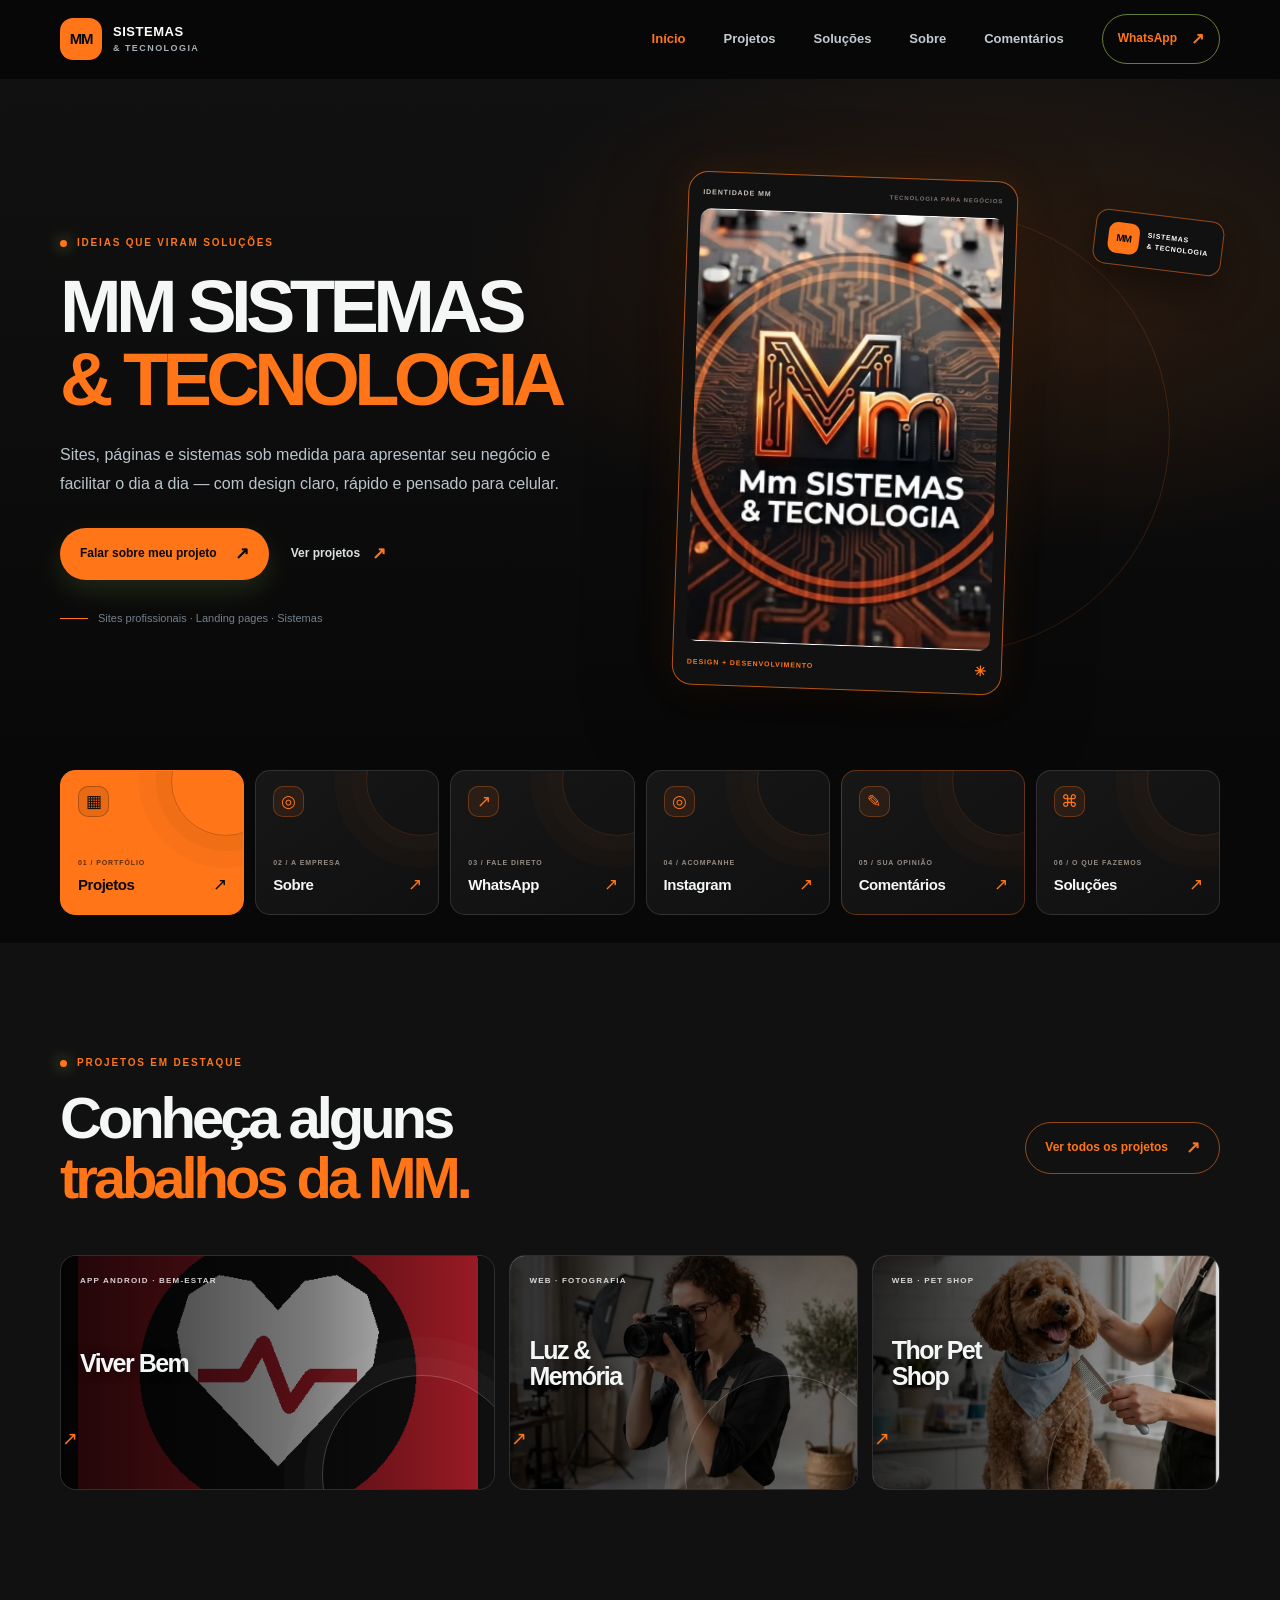
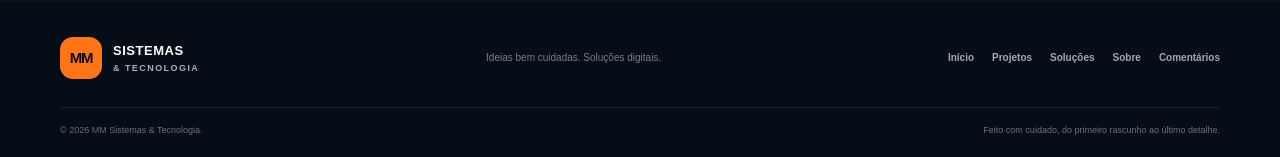
<file: index.html>
<!doctype html>
<html lang="pt-BR">
<head>
  <meta charset="utf-8"><meta name="viewport" content="width=device-width, initial-scale=1"><meta name="theme-color" content="#080808">
  <meta name="description" content="MM Sistemas & Tecnologia: sites, landing pages e sistemas personalizados. Conheça os projetos e fale com a equipe.">
  <meta property="og:type" content="website"><meta property="og:title" content="MM Sistemas & Tecnologia"><meta property="og:description" content="Ideias que viram soluções digitais.">
  <link rel="canonical" href="https://m20513703-art.github.io/mm-sistemas-e-tecnologia/"><link rel="stylesheet" href="style.css">
  <title>MM Sistemas & Tecnologia | Início</title>
</head>
<body>
  <a class="skip-link" href="#conteudo">Pular para o conteúdo</a>
  <header class="site-header" id="topo"><div class="container header-inner">
    <a class="brand" href="index.html" aria-label="MM Sistemas & Tecnologia — início"><span class="brand-mark" aria-hidden="true">MM</span><span class="brand-name">Sistemas <span>&amp; Tecnologia</span></span></a>
    <button class="menu-toggle" type="button" aria-label="Abrir menu" aria-expanded="false" aria-controls="site-nav"><span></span><span></span></button>
    <nav class="site-nav" id="site-nav" aria-label="Navegação principal">
      <a class="nav-current" href="index.html">Início</a><a href="projetos.html">Projetos</a><a href="solucoes.html">Soluções</a><a href="sobre.html">Sobre</a><a href="comentarios.html">Comentários</a><a class="nav-cta" data-whatsapp="contato" href="https://wa.me/5519981123401?text=Ol%C3%A1%21%20Conheci%20a%20MM%20Sistemas%20%26%20Tecnologia%20pelo%20site%20e%20gostaria%20de%20saber%20mais.">WhatsApp <span aria-hidden="true">↗</span></a>
    </nav>
  </div></header>

  <main id="conteudo">
    <section class="hero hero-home section-shell" id="inicio"><div class="hero-grid" aria-hidden="true"></div><div class="container hero-layout">
      <div class="hero-copy reveal"><p class="eyebrow"><span class="eyebrow-dot"></span> IDEIAS QUE VIRAM SOLUÇÕES</p>
        <h1 class="hero-brand-title">MM Sistemas<br><span>&amp; Tecnologia</span></h1>
        <p class="hero-lead">Sites, páginas e sistemas sob medida para apresentar seu negócio e facilitar o dia a dia — com design claro, rápido e pensado para celular.</p>
        <div class="hero-actions"><a class="button button-primary" data-whatsapp="orcamento" href="https://wa.me/5519981123401?text=Ol%C3%A1%21%20Conheci%20a%20MM%20Sistemas%20%26%20Tecnologia%20pelo%20site%20e%20gostaria%20de%20conversar%20sobre%20um%20projeto.">Falar sobre meu projeto <span aria-hidden="true">↗</span></a><a class="text-link" href="projetos.html">Ver projetos <span aria-hidden="true">↗</span></a></div>
        <div class="hero-note"><span class="note-line"></span><span>Sites profissionais · Landing pages · Sistemas</span></div>
      </div>
      <div class="hero-art reveal" aria-label="Foto do logotipo da MM Sistemas & Tecnologia"><div class="logo-photo-frame"><div class="logo-photo-top"><span>IDENTIDADE MM</span><span>TECNOLOGIA PARA NEGÓCIOS</span></div><img src="logo-mm.png" alt="Logotipo da MM Sistemas & Tecnologia, em laranja e preto com circuitos eletrônicos ao fundo."><div class="logo-photo-bottom"><span>DESIGN + DESENVOLVIMENTO</span><span class="photo-spark" aria-hidden="true">✳</span></div></div><div class="photo-badge photo-badge-top"><span>MM</span><b>SISTEMAS<br>&amp; TECNOLOGIA</b></div><div class="photo-orbit" aria-hidden="true"></div></div>
    </div></section>

    <section class="quick-access" aria-label="Escolha para onde ir"><div class="container quick-grid quick-grid-six">
      <a class="quick-tile quick-tile-projects reveal" href="projetos.html"><span class="quick-icon" aria-hidden="true">▦</span><span class="quick-label">01 / PORTFÓLIO</span><strong>Projetos</strong><span class="quick-arrow" aria-hidden="true">↗</span></a>
      <a class="quick-tile reveal" href="sobre.html"><span class="quick-icon" aria-hidden="true">◎</span><span class="quick-label">02 / A EMPRESA</span><strong>Sobre</strong><span class="quick-arrow" aria-hidden="true">↗</span></a>
      <a class="quick-tile reveal" data-whatsapp="contato" href="https://wa.me/5519981123401?text=Ol%C3%A1%21%20Conheci%20a%20MM%20Sistemas%20%26%20Tecnologia%20pelo%20site%20e%20gostaria%20de%20saber%20mais."><span class="quick-icon" aria-hidden="true">↗</span><span class="quick-label">03 / FALE DIRETO</span><strong>WhatsApp</strong><span class="quick-arrow" aria-hidden="true">↗</span></a>
      <a class="quick-tile reveal" href="https://www.instagram.com/mmsistemasetecnologia/" target="_blank" rel="noopener noreferrer"><span class="quick-icon" aria-hidden="true">◎</span><span class="quick-label">04 / ACOMPANHE</span><strong>Instagram</strong><span class="quick-arrow" aria-hidden="true">↗</span></a>
      <a class="quick-tile quick-tile-comment reveal" href="comentarios.html"><span class="quick-icon" aria-hidden="true">✎</span><span class="quick-label">05 / SUA OPINIÃO</span><strong>Comentários</strong><span class="quick-arrow" aria-hidden="true">↗</span></a>
      <a class="quick-tile reveal" href="solucoes.html"><span class="quick-icon" aria-hidden="true">⌘</span><span class="quick-label">06 / O QUE FAZEMOS</span><strong>Soluções</strong><span class="quick-arrow" aria-hidden="true">↗</span></a>
    </div></section>

    <section class="home-projects section-pad"><div class="container">
      <div class="section-heading reveal"><p class="eyebrow"><span class="eyebrow-dot"></span> PROJETOS EM DESTAQUE</p><div class="heading-row"><h2>Conheça alguns<br><span>trabalhos da MM.</span></h2><a class="button button-outline" href="projetos.html">Ver todos os projetos <span aria-hidden="true">↗</span></a></div></div>
      <div class="home-project-grid" id="featured-projects" aria-live="polite">
        <a class="home-project-card home-project-one reveal" href="https://m20513703-art.github.io/dom-juan-pizzaria/" target="_blank" rel="noopener noreferrer"><img class="home-project-photo" src="project-dom-juan.jpg" alt="" loading="lazy"><span>DEMO · SITE + PDV</span><strong>Pizzaria<br>Dom Juan</strong><i aria-hidden="true">↗</i></a>
        <a class="home-project-card home-project-two reveal" href="https://m20513703-art.github.io/tech-mm/" target="_blank" rel="noopener noreferrer"><img class="home-project-photo" src="project-tech.jpg" alt="" loading="lazy"><span>SISTEMA · SERVIÇOS</span><strong>TECH MM</strong><i aria-hidden="true">↗</i></a>
        <a class="home-project-card home-project-three reveal" href="https://m20513703-art.github.io/fotografia/" target="_blank" rel="noopener noreferrer"><img class="home-project-photo" src="project-fotografia.jpg" alt="" loading="lazy"><span>WEB · FOTOGRAFIA</span><strong>Luz &amp; Memória</strong><i aria-hidden="true">↗</i></a>
      </div>
    </div></section>
  </main>

  <footer class="site-footer"><div class="container footer-main"><a class="brand footer-brand" href="index.html" aria-label="MM Sistemas & Tecnologia — voltar ao início"><span class="brand-mark" aria-hidden="true">MM</span><span class="brand-name">Sistemas <span>&amp; Tecnologia</span></span></a><p>Ideias bem cuidadas. Soluções digitais.</p><nav aria-label="Navegação do rodapé"><a href="index.html">Início</a><a href="projetos.html">Projetos</a><a href="solucoes.html">Soluções</a><a href="sobre.html">Sobre</a><a href="comentarios.html">Comentários</a></nav></div><div class="container footer-bottom"><span>© <span id="ano-atual"></span> MM Sistemas &amp; Tecnologia.</span><span>Feito com cuidado, do primeiro rascunho ao último detalhe.</span></div></footer>
  <script src="script.js" defer></script>
</body>
</html>
</file>
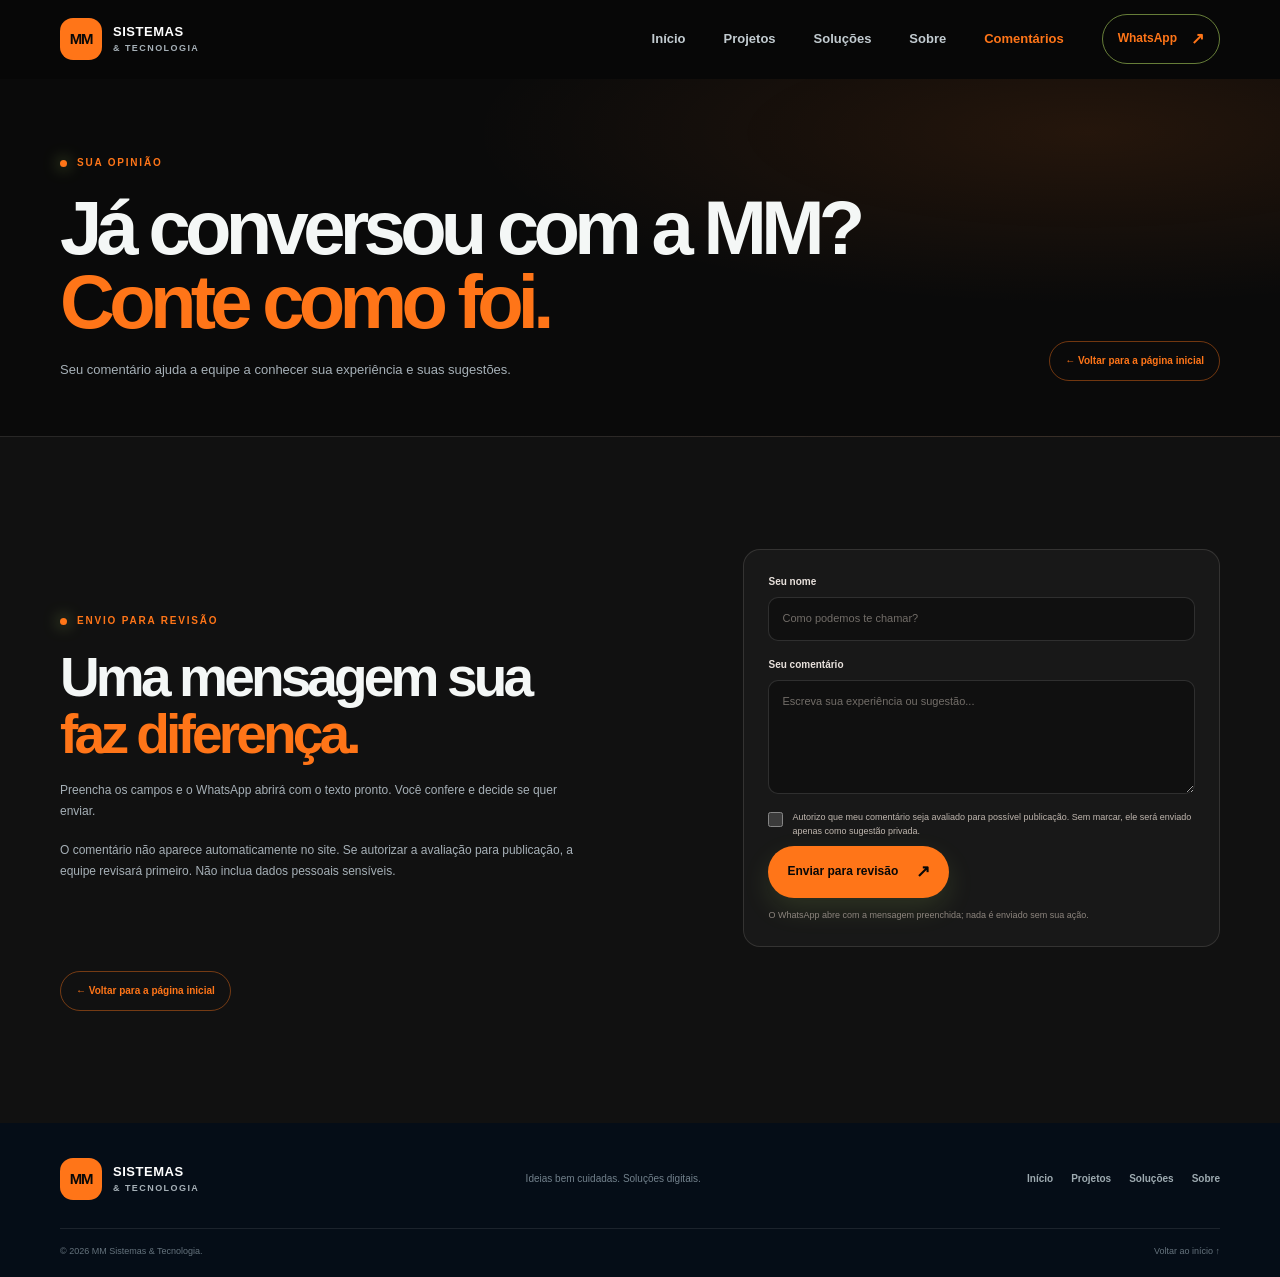
<file: comentarios.html>
<!doctype html>
<html lang="pt-BR"><head><meta charset="utf-8"><meta name="viewport" content="width=device-width, initial-scale=1"><meta name="theme-color" content="#080808"><meta name="description" content="Deixe uma mensagem para a equipe da MM Sistemas & Tecnologia."><link rel="stylesheet" href="style.css"><title>Comentários | MM Sistemas & Tecnologia</title></head>
<body><a class="skip-link" href="#conteudo">Pular para o conteúdo</a><header class="site-header"><div class="container header-inner"><a class="brand" href="index.html" aria-label="MM Sistemas & Tecnologia — início"><span class="brand-mark">MM</span><span class="brand-name">Sistemas <span>&amp; Tecnologia</span></span></a><button class="menu-toggle" type="button" aria-label="Abrir menu" aria-expanded="false" aria-controls="site-nav"><span></span><span></span></button><nav class="site-nav" id="site-nav" aria-label="Navegação principal"><a href="index.html">Início</a><a href="projetos.html">Projetos</a><a href="solucoes.html">Soluções</a><a href="sobre.html">Sobre</a><a class="nav-current" href="comentarios.html">Comentários</a><a class="nav-cta" data-whatsapp="contato" href="https://wa.me/5519981123401?text=Ol%C3%A1%21%20Conheci%20a%20MM%20Sistemas%20%26%20Tecnologia%20pelo%20site%20e%20gostaria%20de%20saber%20mais.">WhatsApp <span>↗</span></a></nav></div></header>
<main id="conteudo"><section class="page-hero"><div class="container page-hero-inner"><div><p class="eyebrow"><span class="eyebrow-dot"></span> SUA OPINIÃO</p><h1>Já conversou com a MM?<br><span>Conte como foi.</span></h1><p>Seu comentário ajuda a equipe a conhecer sua experiência e suas sugestões.</p></div><a class="home-return" href="index.html">← Voltar para a página inicial</a></div></section>
<section class="comments comments-page section-pad"><div class="container comments-layout"><div class="comments-copy reveal"><p class="eyebrow"><span class="eyebrow-dot"></span> ENVIO PARA REVISÃO</p><h2>Uma mensagem sua<br><span>faz diferença.</span></h2><p>Preencha os campos e o WhatsApp abrirá com o texto pronto. Você confere e decide se quer enviar.</p><p class="comments-note">O comentário não aparece automaticamente no site. Se autorizar a avaliação para publicação, a equipe revisará primeiro. Não inclua dados pessoais sensíveis.</p></div><form class="comment-form reveal" id="comment-form"><label for="comment-name">Seu nome</label><input id="comment-name" name="name" type="text" maxlength="80" autocomplete="name" placeholder="Como podemos te chamar?" required><label for="comment-text">Seu comentário</label><textarea id="comment-text" name="comment" rows="5" maxlength="700" placeholder="Escreva sua experiência ou sugestão..." required></textarea><label class="consent-option" for="publication-consent"><input id="publication-consent" name="publicationConsent" type="checkbox"><span>Autorizo que meu comentário seja avaliado para possível publicação. Sem marcar, ele será enviado apenas como sugestão privada.</span></label><button class="button button-primary" type="submit">Enviar para revisão <span aria-hidden="true">↗</span></button><p class="form-hint">O WhatsApp abre com a mensagem preenchida; nada é enviado sem sua ação.</p></form></div><div class="container page-action-row"><a class="home-return" href="index.html">← Voltar para a página inicial</a></div></section></main>
<footer class="site-footer"><div class="container footer-main"><a class="brand footer-brand" href="index.html"><span class="brand-mark">MM</span><span class="brand-name">Sistemas <span>&amp; Tecnologia</span></span></a><p>Ideias bem cuidadas. Soluções digitais.</p><nav aria-label="Navegação do rodapé"><a href="index.html">Início</a><a href="projetos.html">Projetos</a><a href="solucoes.html">Soluções</a><a href="sobre.html">Sobre</a></nav></div><div class="container footer-bottom"><span>© <span id="ano-atual"></span> MM Sistemas &amp; Tecnologia.</span><a href="index.html">Voltar ao início ↑</a></div></footer><script src="script.js" defer></script></body></html>
</file>
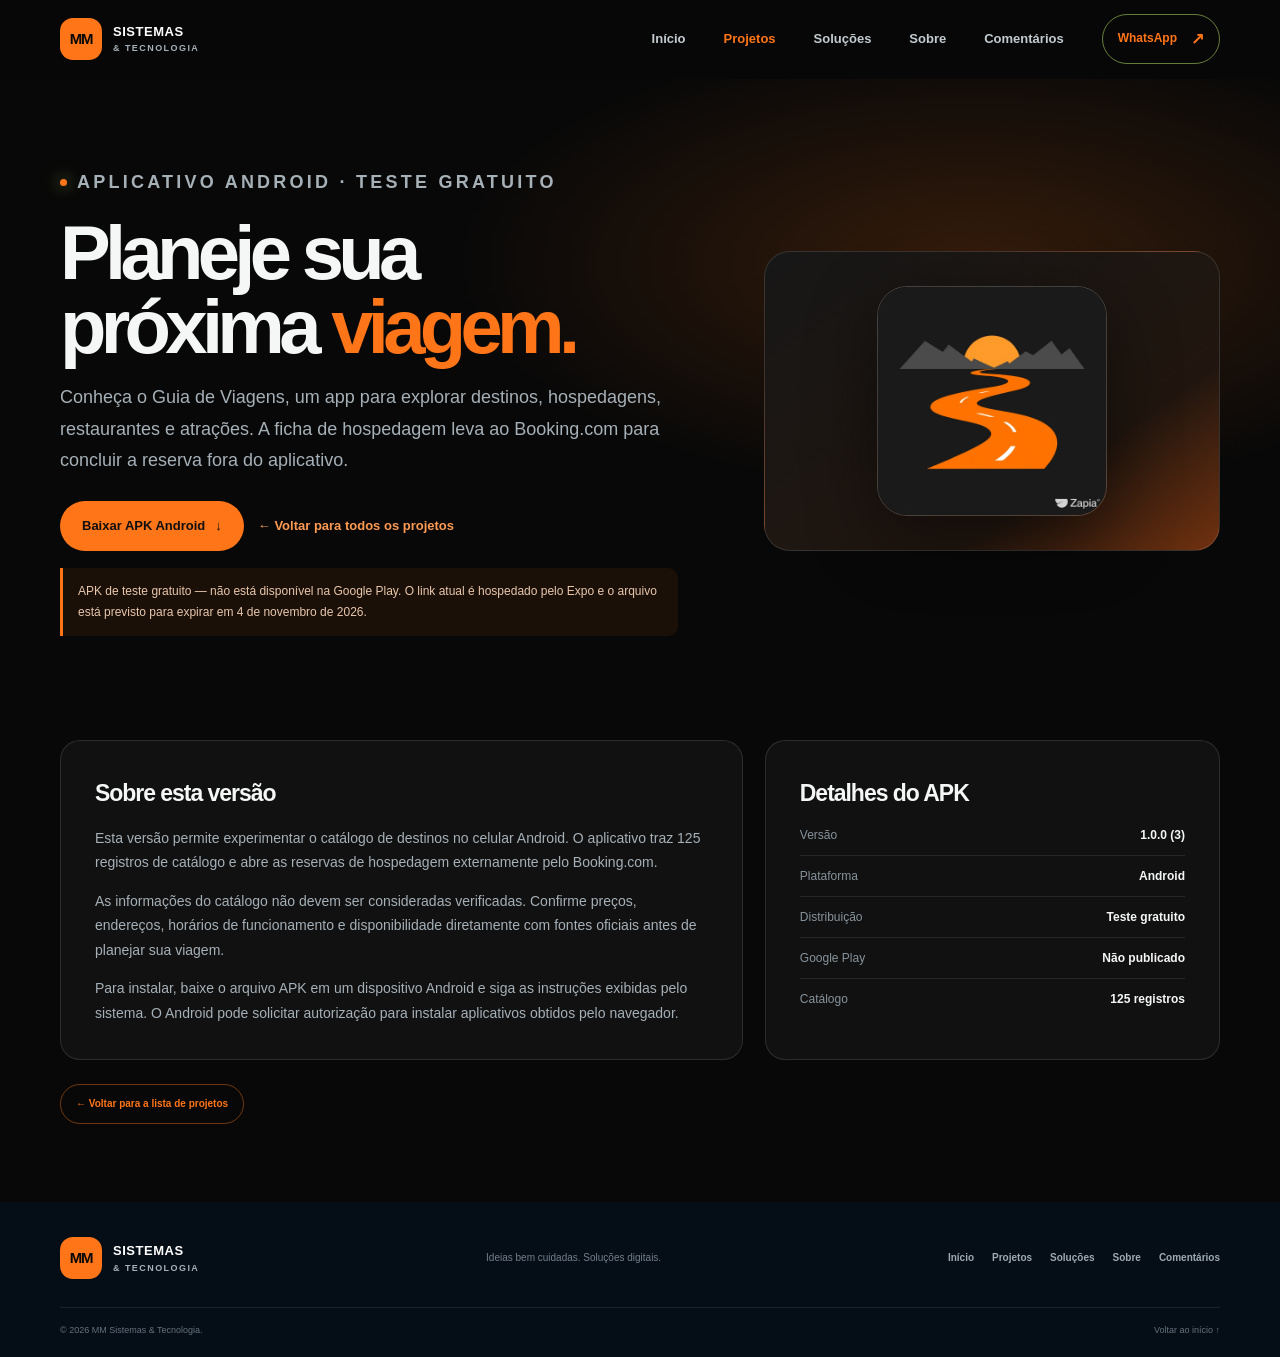
<file: guia-de-viagens.html>
<!doctype html>
<html lang="pt-BR">
<head>
<meta charset="utf-8">
<meta name="viewport" content="width=device-width, initial-scale=1">
<meta name="theme-color" content="#080808">
<meta name="description" content="Conheça e baixe o Guia de Viagens, aplicativo Android de teste gratuito da MM Sistemas & Tecnologia.">
<link rel="stylesheet" href="style.css">
<title>Guia de Viagens | MM Sistemas & Tecnologia</title>
<style>
.travel-hero { padding: clamp(44px, 8vw, 88px) 0 58px; background: radial-gradient(ellipse at 76% 30%, rgba(255,117,24,.18), transparent 38%), #080808; }
.travel-layout { display: grid; grid-template-columns: 1.15fr .85fr; align-items: center; gap: clamp(32px, 7vw, 86px); }
.travel-copy .eyebrow { margin-bottom: 17px; }
.travel-copy h1 { max-width: 690px; margin: 0 0 18px; font-size: clamp(42px, 7vw, 76px); font-weight: 760; letter-spacing: -.075em; line-height: .98; }
.travel-copy h1 span { color: #ff7518; }
.travel-copy > p { max-width: 620px; margin: 0; color: #a6b0b7; font-size: clamp(15px, 2vw, 18px); line-height: 1.75; }
.travel-art { display: grid; min-height: 300px; place-items: center; border: 1px solid rgba(255,255,255,.12); border-radius: 26px; background: linear-gradient(145deg, #171717, #21160f 70%, #71310f); }
.travel-art img { width: min(62%, 230px); height: auto; border: 1px solid rgba(255,255,255,.18); border-radius: 30px; box-shadow: 0 22px 70px rgba(0,0,0,.48); }
.travel-main { padding: 46px 0 78px; background: #080808; }
.travel-details { display: grid; grid-template-columns: 1.2fr .8fr; gap: 22px; }
.travel-panel { padding: clamp(22px, 4vw, 34px); border: 1px solid rgba(237,229,219,.13); border-radius: 20px; background: #111; }
.travel-panel h2 { margin: 0 0 14px; font-size: 23px; letter-spacing: -.045em; }
.travel-panel p, .travel-panel li { color: #a6b0b7; font-size: 14px; line-height: 1.75; }
.travel-panel p:last-child { margin-bottom: 0; }
.travel-panel ul { margin: 10px 0 0; padding-left: 20px; }
.travel-actions { display: flex; flex-wrap: wrap; align-items: center; gap: 14px; margin-top: 24px; }
.travel-download { display: inline-flex; min-height: 50px; align-items: center; justify-content: center; gap: 10px; padding: 0 22px; border-radius: 999px; background: #ff7518; color: #101010; font-size: 13px; font-weight: 850; transition: transform .2s ease, background .2s ease; }
.travel-download:hover { transform: translateY(-2px); background: #ff923e; }
.travel-back { color: #ff9a52; font-size: 13px; font-weight: 750; }
.travel-notice { margin-top: 17px !important; padding: 13px 15px; border-left: 3px solid #ff7518; border-radius: 0 10px 10px 0; background: rgba(255,117,24,.08); color: #e9c7ad !important; font-size: 12px !important; }
.travel-meta { display: grid; gap: 11px; margin: 0; }
.travel-meta div { display: flex; justify-content: space-between; gap: 16px; padding-bottom: 10px; border-bottom: 1px solid rgba(255,255,255,.09); }
.travel-meta div:last-child { padding-bottom: 0; border: 0; }
.travel-meta dt { color: #87939b; font-size: 12px; }
.travel-meta dd { margin: 0; color: #f4f7f6; font-size: 12px; font-weight: 700; text-align: right; }
@media (max-width: 760px) { .travel-layout, .travel-details { grid-template-columns: 1fr; } .travel-art { min-height: 220px; } .travel-art img { width: 150px; border-radius: 24px; } }
</style>
</head>
<body>
<a class="skip-link" href="#conteudo">Pular para o conteúdo</a>
<header class="site-header"><div class="container header-inner"><a class="brand" href="index.html" aria-label="MM Sistemas & Tecnologia — início"><span class="brand-mark">MM</span><span class="brand-name">Sistemas <span>&amp; Tecnologia</span></span></a><button class="menu-toggle" type="button" aria-label="Abrir menu" aria-expanded="false" aria-controls="site-nav"><span></span><span></span></button><nav class="site-nav" id="site-nav" aria-label="Navegação principal"><a href="index.html">Início</a><a class="nav-current" href="projetos.html">Projetos</a><a href="solucoes.html">Soluções</a><a href="sobre.html">Sobre</a><a href="comentarios.html">Comentários</a><a class="nav-cta" data-whatsapp="contato" href="https://wa.me/5519981123401?text=Ol%C3%A1%21%20Conheci%20a%20MM%20Sistemas%20%26%20Tecnologia%20pelo%20site%20e%20gostaria%20de%20saber%20mais.">WhatsApp <span>↗</span></a></nav></div></header>
<main id="conteudo">
<section class="travel-hero"><div class="container travel-layout"><div class="travel-copy"><p class="eyebrow"><span class="eyebrow-dot"></span> APLICATIVO ANDROID · TESTE GRATUITO</p><h1>Planeje sua próxima <span>viagem.</span></h1><p>Conheça o Guia de Viagens, um app para explorar destinos, hospedagens, restaurantes e atrações. A ficha de hospedagem leva ao Booking.com para concluir a reserva fora do aplicativo.</p><div class="travel-actions"><a class="travel-download" href="https://expo.dev/artifacts/eas/L_OrAbK6wkCVcJdBVqcP_sOflHARZ-PbmMiXqESYbVo.apk" target="_blank" rel="noopener noreferrer">Baixar APK Android <span>↓</span></a><a class="travel-back" href="projetos.html">← Voltar para todos os projetos</a></div><p class="travel-notice">APK de teste gratuito — não está disponível na Google Play. O link atual é hospedado pelo Expo e o arquivo está previsto para expirar em 4 de novembro de 2026.</p></div><div class="travel-art"><img src="project-guia-viagens.png" alt="Logo do Guia de Viagens: estrada laranja em direção ao horizonte"></div></div></section>
<section class="travel-main"><div class="container travel-details"><article class="travel-panel"><h2>Sobre esta versão</h2><p>Esta versão permite experimentar o catálogo de destinos no celular Android. O aplicativo traz 125 registros de catálogo e abre as reservas de hospedagem externamente pelo Booking.com.</p><p>As informações do catálogo não devem ser consideradas verificadas. Confirme preços, endereços, horários de funcionamento e disponibilidade diretamente com fontes oficiais antes de planejar sua viagem.</p><p>Para instalar, baixe o arquivo APK em um dispositivo Android e siga as instruções exibidas pelo sistema. O Android pode solicitar autorização para instalar aplicativos obtidos pelo navegador.</p></article><aside class="travel-panel"><h2>Detalhes do APK</h2><dl class="travel-meta"><div><dt>Versão</dt><dd>1.0.0 (3)</dd></div><div><dt>Plataforma</dt><dd>Android</dd></div><div><dt>Distribuição</dt><dd>Teste gratuito</dd></div><div><dt>Google Play</dt><dd>Não publicado</dd></div><div><dt>Catálogo</dt><dd>125 registros</dd></div></dl></aside></div><div class="container" style="margin-top:24px"><a class="home-return" href="projetos.html">← Voltar para a lista de projetos</a></div></section>
</main>
<footer class="site-footer"><div class="container footer-main"><a class="brand footer-brand" href="index.html"><span class="brand-mark">MM</span><span class="brand-name">Sistemas <span>&amp; Tecnologia</span></span></a><p>Ideias bem cuidadas. Soluções digitais.</p><nav aria-label="Navegação do rodapé"><a href="index.html">Início</a><a href="projetos.html">Projetos</a><a href="solucoes.html">Soluções</a><a href="sobre.html">Sobre</a><a href="comentarios.html">Comentários</a></nav></div><div class="container footer-bottom"><span>© <span id="ano-atual"></span> MM Sistemas &amp; Tecnologia.</span><a href="index.html">Voltar ao início ↑</a></div></footer><script src="script.js" defer></script>
</body>
</html>
</file>
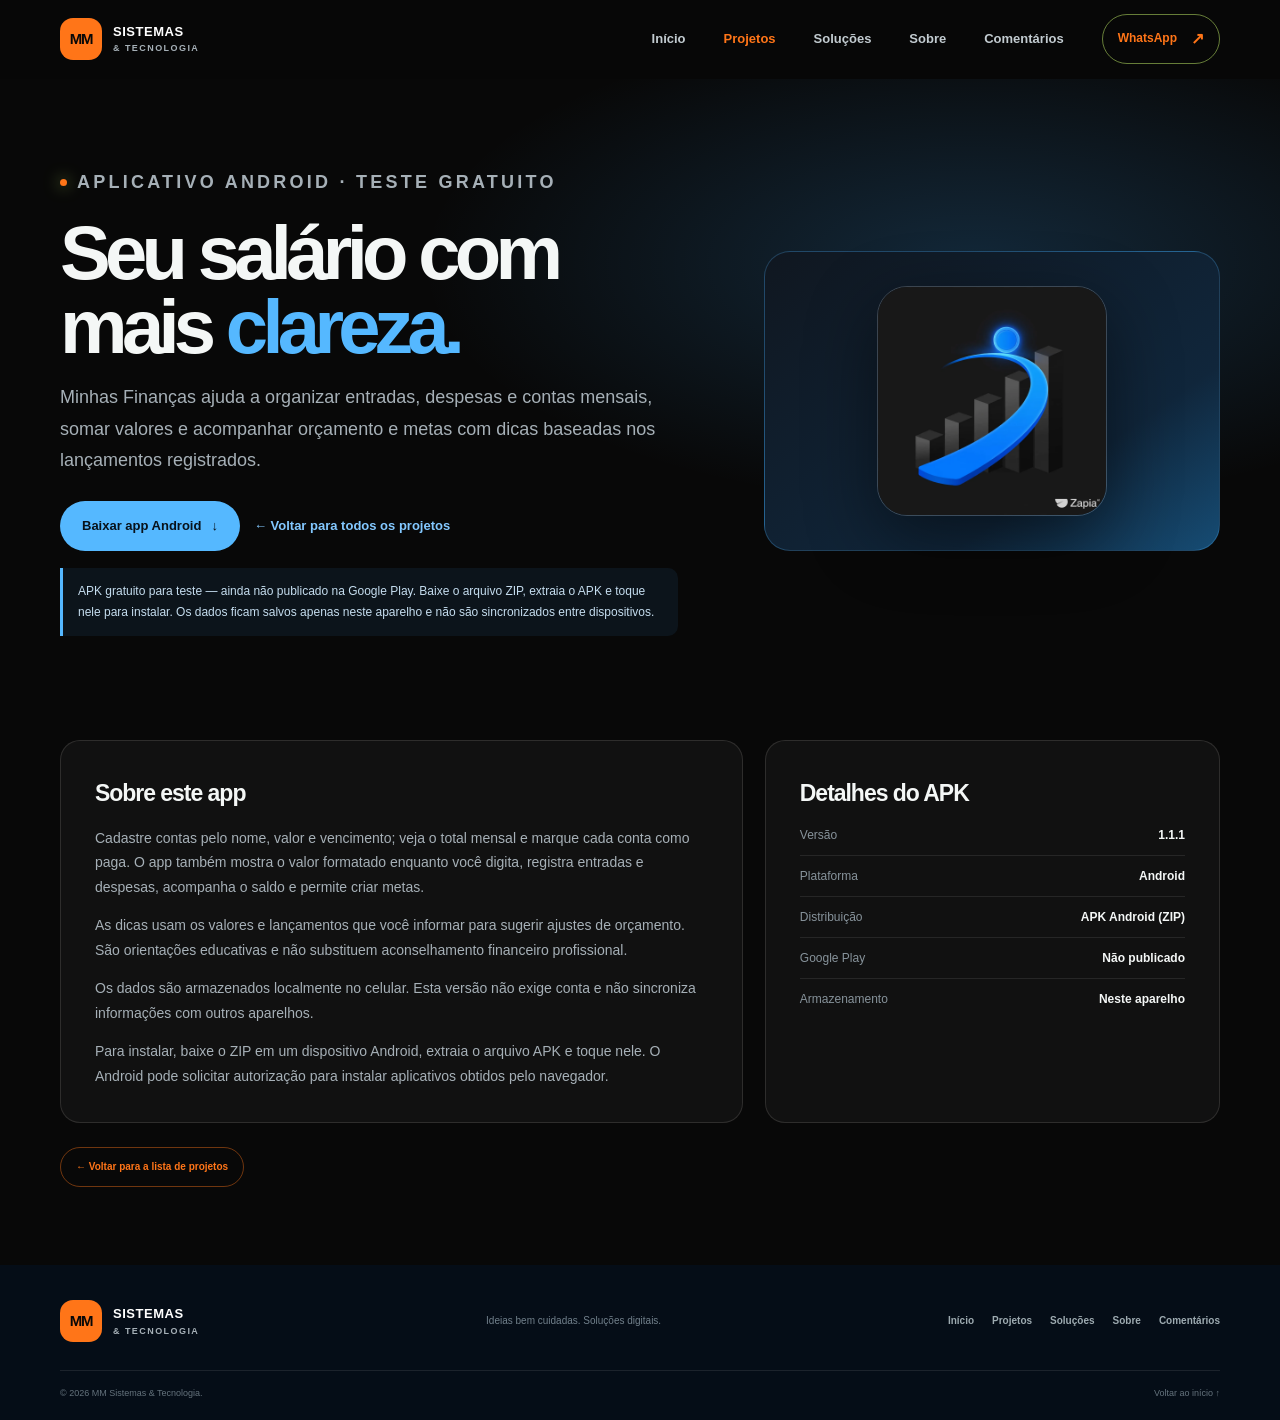
<file: minhas-financas.html>
<!doctype html>
<html lang="pt-BR">
<head>
<meta charset="utf-8">
<meta name="viewport" content="width=device-width, initial-scale=1">
<meta name="theme-color" content="#080808">
<meta name="description" content="Conheça o Minhas Finanças 1.1.1, app Android para organizar entradas, despesas, contas mensais e orçamento pessoal.">
<link rel="stylesheet" href="style.css">
<title>Minhas Finanças | MM Sistemas &amp; Tecnologia</title>
<style>
.finance-hero { padding: clamp(44px, 8vw, 88px) 0 58px; background: radial-gradient(ellipse at 76% 30%, rgba(63,169,255,.2), transparent 40%), #080808; }
.finance-layout { display: grid; grid-template-columns: 1.15fr .85fr; align-items: center; gap: clamp(32px, 7vw, 86px); }
.finance-copy .eyebrow { margin-bottom: 17px; }
.finance-copy h1 { max-width: 690px; margin: 0 0 18px; font-size: clamp(42px, 7vw, 76px); font-weight: 760; letter-spacing: -.075em; line-height: .98; }
.finance-copy h1 span { color: #55B8FF; }
.finance-copy > p { max-width: 620px; margin: 0; color: #a6b0b7; font-size: clamp(15px, 2vw, 18px); line-height: 1.75; }
.finance-art { display: grid; min-height: 300px; place-items: center; border: 1px solid rgba(85,184,255,.25); border-radius: 26px; background: linear-gradient(145deg, #101720, #10263B 70%, #164C74); }
.finance-art img { width: min(62%, 230px); height: auto; border: 1px solid rgba(255,255,255,.18); border-radius: 30px; box-shadow: 0 22px 70px rgba(0,0,0,.48); }
.finance-main { padding: 46px 0 78px; background: #080808; }
.finance-details { display: grid; grid-template-columns: 1.2fr .8fr; gap: 22px; }
.finance-panel { padding: clamp(22px, 4vw, 34px); border: 1px solid rgba(237,229,219,.13); border-radius: 20px; background: #111; }
.finance-panel h2 { margin: 0 0 14px; font-size: 23px; letter-spacing: -.045em; }
.finance-panel p, .finance-panel li { color: #a6b0b7; font-size: 14px; line-height: 1.75; }
.finance-panel p:last-child { margin-bottom: 0; }
.finance-panel ul { margin: 10px 0 0; padding-left: 20px; }
.finance-actions { display: flex; flex-wrap: wrap; align-items: center; gap: 14px; margin-top: 24px; }
.finance-download { display: inline-flex; min-height: 50px; align-items: center; justify-content: center; gap: 10px; padding: 0 22px; border-radius: 999px; background: #55B8FF; color: #08121b; font-size: 13px; font-weight: 850; transition: transform .2s ease, background .2s ease; }
.finance-download:hover { transform: translateY(-2px); background: #83C8FF; }
.finance-back { color: #83C8FF; font-size: 13px; font-weight: 750; }
.finance-notice { margin-top: 17px !important; padding: 13px 15px; border-left: 3px solid #55B8FF; border-radius: 0 10px 10px 0; background: rgba(63,169,255,.08); color: #c5ddef !important; font-size: 12px !important; }
.finance-meta { display: grid; gap: 11px; margin: 0; }
.finance-meta div { display: flex; justify-content: space-between; gap: 16px; padding-bottom: 10px; border-bottom: 1px solid rgba(255,255,255,.09); }
.finance-meta div:last-child { padding-bottom: 0; border: 0; }
.finance-meta dt { color: #87939b; font-size: 12px; }
.finance-meta dd { margin: 0; color: #f4f7f6; font-size: 12px; font-weight: 700; text-align: right; }
@media (max-width: 760px) { .finance-layout, .finance-details { grid-template-columns: 1fr; } .finance-art { min-height: 220px; } .finance-art img { width: 150px; border-radius: 24px; } }
</style>
</head>
<body>
<a class="skip-link" href="#conteudo">Pular para o conteúdo</a>
<header class="site-header"><div class="container header-inner"><a class="brand" href="index.html" aria-label="MM Sistemas &amp; Tecnologia — início"><span class="brand-mark">MM</span><span class="brand-name">Sistemas <span>&amp; Tecnologia</span></span></a><button class="menu-toggle" type="button" aria-label="Abrir menu" aria-expanded="false" aria-controls="site-nav"><span></span><span></span></button><nav class="site-nav" id="site-nav" aria-label="Navegação principal"><a href="index.html">Início</a><a class="nav-current" href="projetos.html">Projetos</a><a href="solucoes.html">Soluções</a><a href="sobre.html">Sobre</a><a href="comentarios.html">Comentários</a><a class="nav-cta" data-whatsapp="contato" href="https://wa.me/5519981123401?text=Ol%C3%A1%21%20Conheci%20a%20MM%20Sistemas%20%26%20Tecnologia%20pelo%20site%20e%20gostaria%20de%20saber%20mais.">WhatsApp <span>↗</span></a></nav></div></header>
<main id="conteudo">
<section class="finance-hero"><div class="container finance-layout"><div class="finance-copy"><p class="eyebrow"><span class="eyebrow-dot"></span> APLICATIVO ANDROID · TESTE GRATUITO</p><h1>Seu salário com mais <span>clareza.</span></h1><p>Minhas Finanças ajuda a organizar entradas, despesas e contas mensais, somar valores e acompanhar orçamento e metas com dicas baseadas nos lançamentos registrados.</p><div class="finance-actions"><a class="finance-download" href="https://github.com/m20513703-art/mm-sistemas-e-tecnologia/releases/download/v1.1.1/minhas-financas-v1.1.1.zip" target="_blank" rel="noopener noreferrer">Baixar app Android <span>↓</span></a><a class="finance-back" href="projetos.html">← Voltar para todos os projetos</a></div><p class="finance-notice">APK gratuito para teste — ainda não publicado na Google Play. Baixe o arquivo ZIP, extraia o APK e toque nele para instalar. Os dados ficam salvos apenas neste aparelho e não são sincronizados entre dispositivos.</p></div><div class="finance-art"><img src="project-minhas-financas.png" alt="Logo do Minhas Finanças em preto e azul, com caminho ascendente"></div></div></section>
<section class="finance-main"><div class="container finance-details"><article class="finance-panel"><h2>Sobre este app</h2><p>Cadastre contas pelo nome, valor e vencimento; veja o total mensal e marque cada conta como paga. O app também mostra o valor formatado enquanto você digita, registra entradas e despesas, acompanha o saldo e permite criar metas.</p><p>As dicas usam os valores e lançamentos que você informar para sugerir ajustes de orçamento. São orientações educativas e não substituem aconselhamento financeiro profissional.</p><p>Os dados são armazenados localmente no celular. Esta versão não exige conta e não sincroniza informações com outros aparelhos.</p><p>Para instalar, baixe o ZIP em um dispositivo Android, extraia o arquivo APK e toque nele. O Android pode solicitar autorização para instalar aplicativos obtidos pelo navegador.</p></article><aside class="finance-panel"><h2>Detalhes do APK</h2><dl class="finance-meta"><div><dt>Versão</dt><dd>1.1.1</dd></div><div><dt>Plataforma</dt><dd>Android</dd></div><div><dt>Distribuição</dt><dd>APK Android (ZIP)</dd></div><div><dt>Google Play</dt><dd>Não publicado</dd></div><div><dt>Armazenamento</dt><dd>Neste aparelho</dd></div></dl></aside></div><div class="container" style="margin-top:24px"><a class="home-return" href="projetos.html">← Voltar para a lista de projetos</a></div></section>
</main>
<footer class="site-footer"><div class="container footer-main"><a class="brand footer-brand" href="index.html"><span class="brand-mark">MM</span><span class="brand-name">Sistemas <span>&amp; Tecnologia</span></span></a><p>Ideias bem cuidadas. Soluções digitais.</p><nav aria-label="Navegação do rodapé"><a href="index.html">Início</a><a href="projetos.html">Projetos</a><a href="solucoes.html">Soluções</a><a href="sobre.html">Sobre</a><a href="comentarios.html">Comentários</a></nav></div><div class="container footer-bottom"><span>© <span id="ano-atual"></span> MM Sistemas &amp; Tecnologia.</span><a href="index.html">Voltar ao início ↑</a></div></footer><script src="script.js" defer></script>
</body>
</html>
</file>
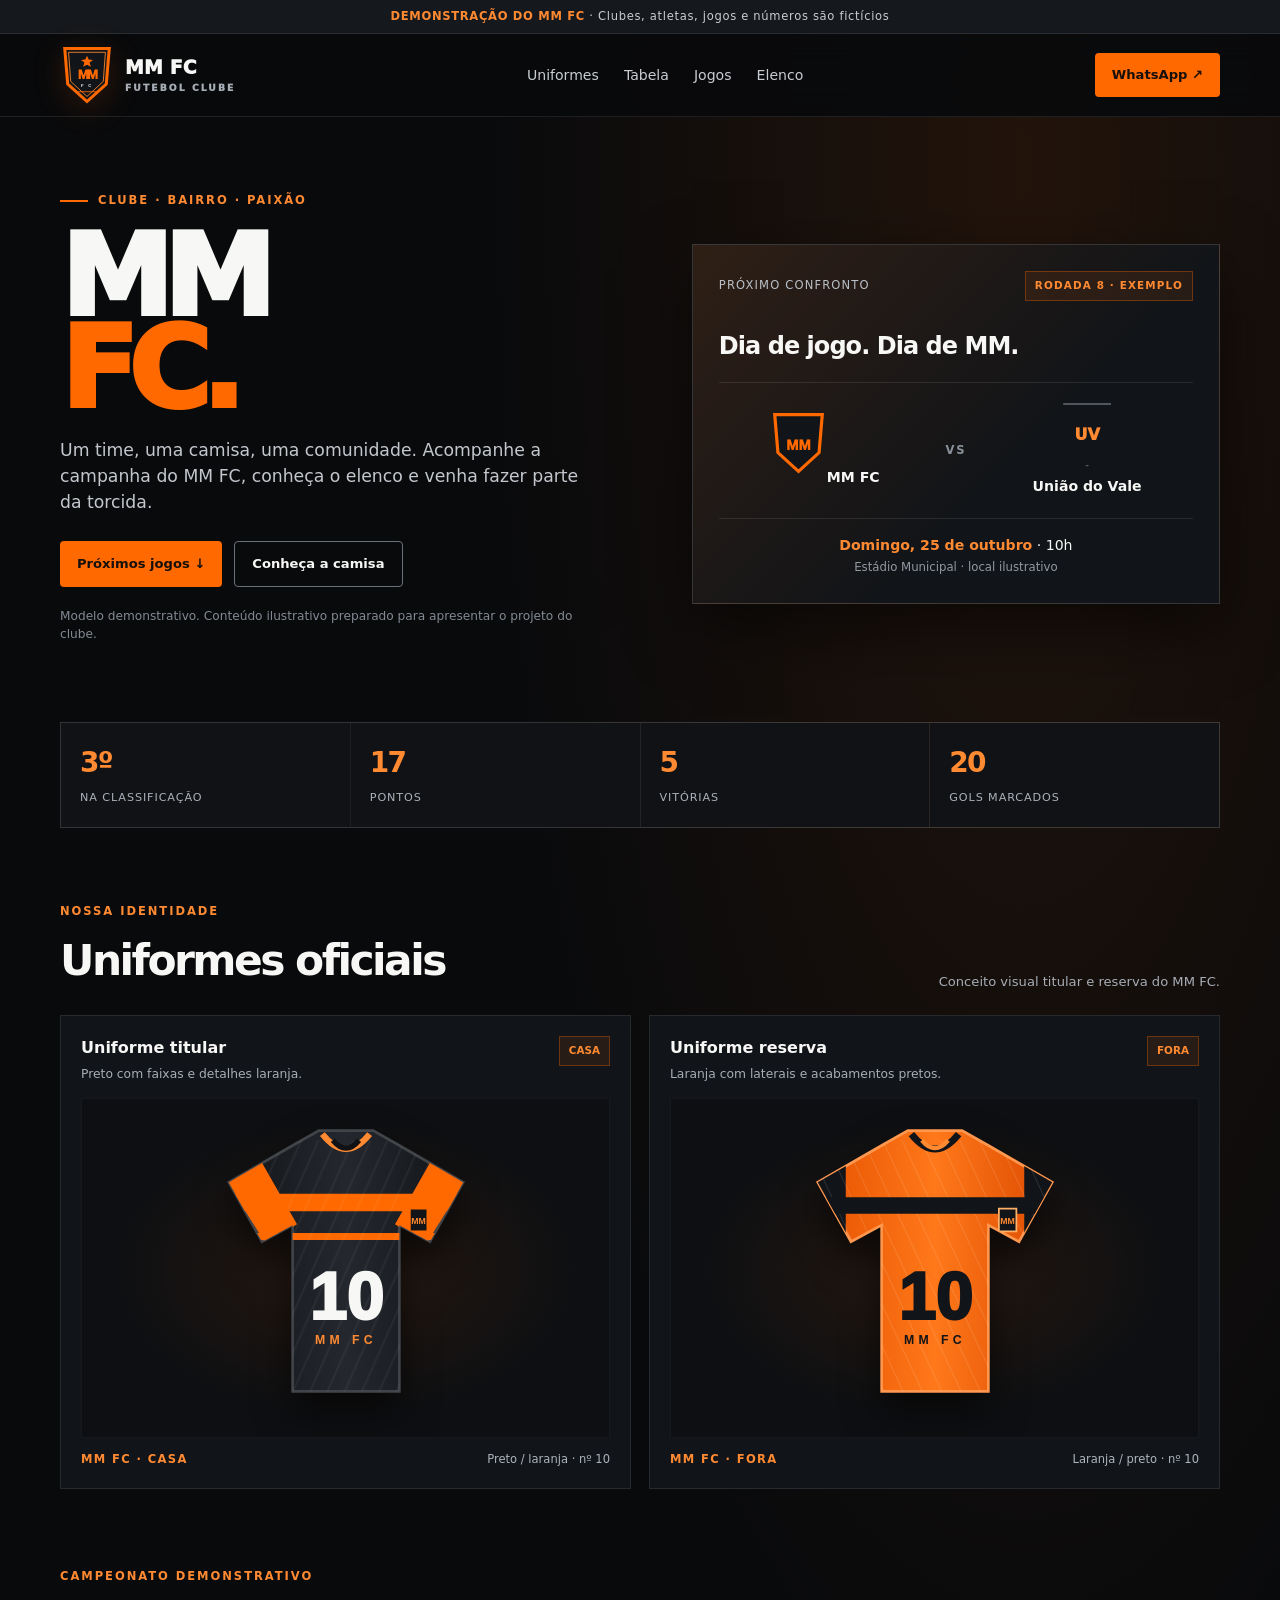
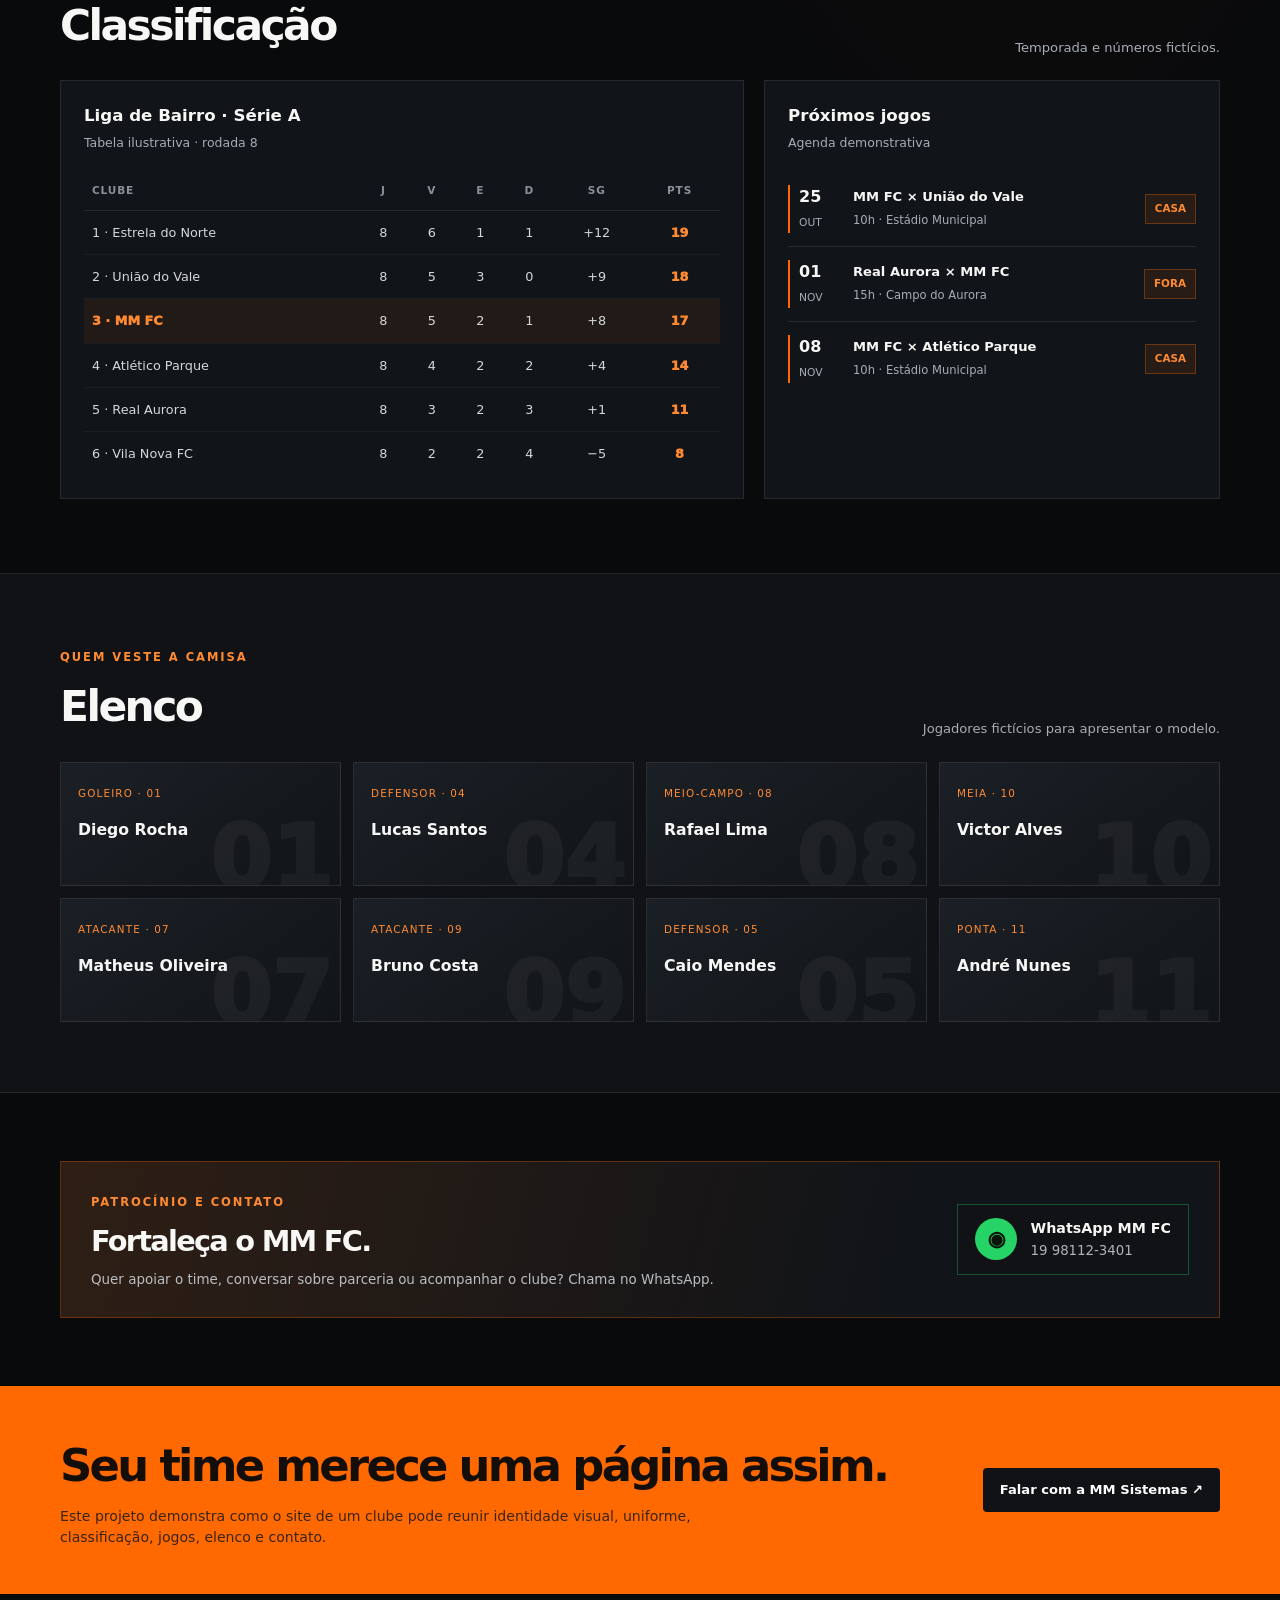
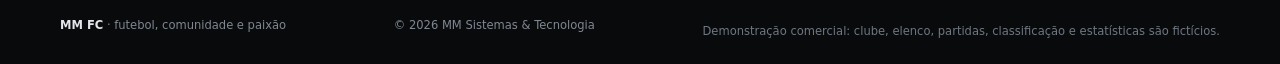
<file: mm-fc.html>
<!doctype html>
<html lang="pt-BR">
<head>
<meta charset="utf-8">
<meta name="viewport" content="width=device-width, initial-scale=1">
<meta name="theme-color" content="#090a0c">
<title>MM FC | Futebol, comunidade e paixão</title>
<meta name="description" content="Site demonstrativo do MM FC, um clube de futebol amador. Veja uniformes, classificação, jogos e elenco.">
<style>
:root{--bg:#090a0c;--surface:#111418;--surface2:#191d22;--line:#ffffff17;--text:#f7f7f5;--muted:#a7adb5;--orange:#ff6900;--orange2:#ff8a32;--green:#25d366;--max:1160px;color-scheme:dark}*{box-sizing:border-box}html{scroll-behavior:smooth}body{margin:0;background:radial-gradient(ellipse at 80% 5%,#ff69001a,transparent 34rem),var(--bg);color:var(--text);font-family:Inter,ui-sans-serif,system-ui,-apple-system,BlinkMacSystemFont,"Segoe UI",sans-serif;line-height:1.5}a{color:inherit;text-decoration:none}.wrap{width:min(var(--max),calc(100% - 40px));margin-inline:auto}.demo{padding:8px 12px;text-align:center;background:#15181c;border-bottom:1px solid var(--line);color:#c9cdd1;font-size:.72rem;letter-spacing:.06em}.demo b{color:var(--orange2)}header{position:sticky;top:0;z-index:5;background:#090a0ceF;border-bottom:1px solid var(--line);backdrop-filter:blur(14px)}.nav{height:82px;display:flex;align-items:center;justify-content:space-between;gap:20px}.brand{display:flex;align-items:center;gap:11px}.crest{width:54px;height:60px;flex:none;filter:drop-shadow(0 7px 16px #ff69002a)}.brand-name{font-size:1.18rem;font-weight:950;line-height:1;letter-spacing:.01em}.brand-name small{display:block;margin-top:6px;color:var(--muted);font-size:.58rem;letter-spacing:.22em}.links{display:flex;gap:25px;align-items:center;color:#c9cdd2;font-size:.88rem}.links a:hover{color:var(--orange2)}.cta,.btn{display:inline-flex;align-items:center;justify-content:center;gap:9px;padding:12px 17px;background:var(--orange);color:#17100a;border-radius:4px;font-size:.82rem;font-weight:900;transition:.2s}.cta:hover,.btn:hover{background:var(--orange2);transform:translateY(-2px)}.hero{display:grid;grid-template-columns:1.05fr .95fr;gap:48px;align-items:center;padding:75px 0 52px;min-height:520px}.eyebrow,.label{color:var(--orange2);font-size:.72rem;font-weight:900;letter-spacing:.17em;text-transform:uppercase}.eyebrow:before{content:"";display:inline-block;width:28px;height:2px;background:var(--orange);vertical-align:middle;margin-right:10px}.hero h1{font-size:clamp(4rem,9vw,7rem);line-height:.83;letter-spacing:-.08em;margin:21px 0 22px;font-weight:1000}.hero h1 span{display:block;color:var(--orange)}.hero p{max-width:540px;color:#c3c7cd;font-size:1.08rem}.actions{display:flex;gap:12px;flex-wrap:wrap;margin-top:25px}.btn.ghost{background:transparent;color:var(--text);border:1px solid #697079}.btn.ghost:hover{border-color:var(--orange);color:var(--orange2)}.hero-note{color:#838a93!important;font-size:.76rem!important;margin-top:20px}.fixture-card{padding:26px;border:1px solid #ffffff24;background:linear-gradient(135deg,#ff690020,transparent 62%),var(--surface);box-shadow:0 24px 60px #0008}.fixture-top{display:flex;justify-content:space-between;gap:12px;align-items:center;color:#bac0c7;font-size:.72rem;text-transform:uppercase;letter-spacing:.1em}.pill{padding:6px 9px;border:1px solid #ff690052;background:#ff690018;color:var(--orange2);font-size:.65rem;font-weight:900;white-space:nowrap}.fixture-card h2{font-size:1.5rem;letter-spacing:-.04em;margin:27px 0 18px}.versus{display:grid;grid-template-columns:1fr auto 1fr;align-items:center;gap:15px;padding:20px 0;border-block:1px solid var(--line)}.club{text-align:center}.mini-logo{width:57px;height:64px;margin:0 auto 7px}.club b{font-size:.88rem}.versus .vs{font-size:.72rem;color:#89919a;font-weight:900;letter-spacing:.15em}.fixture-date{text-align:center;padding-top:16px;font-size:.88rem}.fixture-date strong{color:var(--orange2)}.fixture-date small{display:block;color:#9299a1;margin-top:3px}.numbers{display:grid;grid-template-columns:repeat(4,1fr);gap:1px;margin:14px 0 70px;background:var(--line);border:1px solid var(--line)}.number{padding:19px;background:#101216}.number strong{display:block;font-size:1.75rem;color:var(--orange2);letter-spacing:-.06em}.number span{font-size:.7rem;color:#abb1b9;text-transform:uppercase;letter-spacing:.08em}.section{padding:0 0 74px;scroll-margin-top:100px}.head{display:flex;align-items:end;justify-content:space-between;gap:20px;margin-bottom:23px}.head h2{font-size:clamp(1.8rem,4vw,2.65rem);letter-spacing:-.06em;margin:7px 0 0}.head p{margin:0;color:var(--muted);font-size:.82rem}.kit-grid{display:grid;grid-template-columns:repeat(2,minmax(0,1fr));gap:18px}.kit-card{background:var(--surface);border:1px solid var(--line);padding:20px}.kit-head{display:flex;justify-content:space-between;align-items:start;gap:12px}.kit-head h3{font-size:1rem;margin:0}.kit-head p{font-size:.77rem;color:var(--muted);margin:5px 0 0}.kit-stage{height:340px;display:grid;place-items:center;margin-top:14px;overflow:hidden;background:radial-gradient(ellipse at center,#ff69001c,transparent 64%),#0d0f12;border:1px solid #ffffff0a}.shirt{width:min(100%,280px);height:300px;filter:drop-shadow(0 18px 18px #0009)}.kit-caption{display:flex;justify-content:space-between;gap:10px;margin-top:13px;color:#aeb4bb;font-size:.72rem}.kit-caption b{color:var(--orange2);letter-spacing:.12em}.split{display:grid;grid-template-columns:1.2fr .8fr;gap:20px}.panel{background:var(--surface);border:1px solid var(--line);padding:23px}.panel h3{margin:0 0 5px;font-size:1.04rem}.sub{margin:0 0 19px;color:var(--muted);font-size:.78rem}.table-scroll{overflow-x:auto}table{width:100%;border-collapse:collapse;min-width:480px;font-size:.8rem}th{color:#89909a;text-align:center;font-size:.66rem;text-transform:uppercase;letter-spacing:.08em;padding:11px 8px;border-bottom:1px solid var(--line)}th:first-child,td:first-child{text-align:left}td{padding:12px 8px;text-align:center;border-bottom:1px solid #ffffff0b;color:#d4d8dc}tr:last-child td{border:0}.team-name{font-weight:750}.our-row{background:#ff690012}.our-row .team-name,.pts{color:var(--orange2);font-weight:950}.fixtures{display:grid;gap:0}.row{display:grid;grid-template-columns:53px 1fr auto;align-items:center;gap:12px;padding:13px 0;border-bottom:1px solid var(--line)}.row:last-child{border:0}.date{border-left:2px solid var(--orange);padding-left:9px}.date b{display:block}.date small{font-size:.67rem;color:var(--muted);text-transform:uppercase}.match b{display:block;font-size:.82rem}.match small{font-size:.72rem;color:var(--muted)}.roster-section{padding:70px 0;background:#101216;border-block:1px solid var(--line)}.roster-grid{display:grid;grid-template-columns:repeat(4,1fr);gap:12px}.player{padding:17px;background:linear-gradient(145deg,#1b2026,#111418);border:1px solid var(--line);position:relative;overflow:hidden;min-height:124px}.player:after{content:attr(data-n);position:absolute;right:8px;bottom:-18px;font-size:5.5rem;line-height:1;color:#ffffff0b;font-weight:1000}.player small{color:var(--orange2);font-size:.65rem;letter-spacing:.11em;text-transform:uppercase}.player b{display:block;margin-top:14px;font-size:.98rem}.sponsor-section{padding:68px 0}.sponsor-box{display:flex;align-items:center;justify-content:space-between;gap:25px;padding:27px 30px;background:linear-gradient(105deg,#ff690020,transparent 72%),var(--surface);border:1px solid #ff69004d}.sponsor-box h2{font-size:1.8rem;letter-spacing:-.06em;margin:7px 0}.sponsor-box p{font-size:.84rem;color:#b9bec4;margin:0}.wa-link{display:flex;align-items:center;gap:13px;padding:13px 17px;background:#101216;border:1px solid #25d36655;white-space:nowrap}.wa-mark{display:grid;place-items:center;width:42px;height:42px;border-radius:50%;background:var(--green);color:#07140b;font-weight:1000;font-size:1.3rem}.wa-link b{display:block;font-size:.89rem}.wa-link small{display:block;color:#aeb4bb;margin-top:2px}.contact{padding:46px 0;background:var(--orange);color:#130e09}.contact-inner{display:flex;align-items:center;justify-content:space-between;gap:22px}.contact h2{font-size:clamp(1.8rem,4vw,2.8rem);letter-spacing:-.06em;margin:0 0 7px}.contact p{margin:0;max-width:680px;color:#392416;font-size:.88rem}.btn.dark{background:#101216;color:white;white-space:nowrap}.btn.dark:hover{background:#292d32}footer{padding:23px 0;color:#808791;font-size:.72rem}.foot{display:flex;justify-content:space-between;gap:12px;flex-wrap:wrap}.foot strong{color:#e2e5e9}.note{display:block;margin-top:6px;color:#6f7781}@media(max-width:850px){.hero{grid-template-columns:1fr;gap:34px;padding-top:57px}.fixture-card{max-width:610px}.split{grid-template-columns:1fr}.roster-grid{grid-template-columns:repeat(2,1fr)}.links{gap:15px}.nav>.cta{display:none}}@media(max-width:600px){.wrap{width:min(100% - 28px,var(--max))}.demo{font-size:.61rem}.nav{height:70px}.crest{width:46px;height:52px}.brand-name{font-size:1.05rem}.links{gap:12px;font-size:.73rem}.links a:nth-child(3),.links a:nth-child(4){display:none}.hero{padding:46px 0 35px;min-height:0}.hero h1{font-size:clamp(3.7rem,18vw,5.4rem)}.hero p{font-size:.96rem}.fixture-card{padding:19px}.numbers{grid-template-columns:repeat(2,1fr);margin-bottom:52px}.number{padding:16px}.number strong{font-size:1.5rem}.head{display:block}.head p{margin-top:8px}.section{padding-bottom:55px}.kit-grid{grid-template-columns:1fr}.kit-stage{height:300px}.panel{padding:17px}.roster-section{padding:54px 0}.roster-grid{gap:9px}.player{padding:14px;min-height:112px}.sponsor-box,.contact-inner{display:block;padding:22px}.wa-link{margin-top:19px;width:max-content;max-width:100%}.contact .btn{margin-top:19px}.contact{padding:42px 0}}@media(prefers-reduced-motion:reduce){html{scroll-behavior:auto}*,*:before,*:after{transition:none!important}}
</style>
</head>
<body>
<div class="demo"><b>DEMONSTRAÇÃO DO MM FC</b> · Clubes, atletas, jogos e números são fictícios</div>
<header><div class="wrap nav"><a class="brand" href="#inicio" aria-label="MM FC — início"><svg class="crest" viewBox="0 0 120 140" role="img" aria-label="Escudo MM FC"><path d="M8 8h104l-7 83-45 41L15 91z" fill="#111418" stroke="#ff6900" stroke-width="7"/><path d="M17 17h86l-5 68-38 35-38-35z" fill="none" stroke="#ff8a32" stroke-width="2"/><path d="m60 25 4 9 10 1-8 6 3 10-9-5-9 5 3-10-8-6 10-1z" fill="#ff6900"/><text x="60" y="79" text-anchor="middle" font-size="31" font-weight="1000" font-family="Arial,sans-serif" letter-spacing="-4" fill="#ff6900">MM</text><text x="60" y="99" text-anchor="middle" font-size="10" font-weight="900" font-family="Arial,sans-serif" letter-spacing="4" fill="#f7f7f5">F C</text><path d="M35 109h50" stroke="#ff6900" stroke-width="2"/></svg><span class="brand-name">MM FC<small>FUTEBOL CLUBE</small></span></a><nav class="links" aria-label="Navegação principal"><a href="#uniformes">Uniformes</a><a href="#tabela">Tabela</a><a href="#jogos">Jogos</a><a href="#elenco">Elenco</a></nav><a class="cta" href="https://wa.me/5519981123401?text=Ol%C3%A1%2C%20quero%20falar%20com%20o%20MM%20FC">WhatsApp ↗</a></div></header>
<main id="inicio"><div class="wrap">
<section class="hero"><div><div class="eyebrow">Clube · bairro · paixão</div><h1>MM <span>FC.</span></h1><p>Um time, uma camisa, uma comunidade. Acompanhe a campanha do MM FC, conheça o elenco e venha fazer parte da torcida.</p><div class="actions"><a class="btn" href="#jogos">Próximos jogos ↓</a><a class="btn ghost" href="#uniformes">Conheça a camisa</a></div><p class="hero-note">Modelo demonstrativo. Conteúdo ilustrativo preparado para apresentar o projeto do clube.</p></div><article class="fixture-card"><div class="fixture-top"><span>Próximo confronto</span><span class="pill">RODADA 8 · EXEMPLO</span></div><h2>Dia de jogo. Dia de MM.</h2><div class="versus"><div class="club"><svg class="mini-logo" viewBox="0 0 120 140" aria-hidden="true"><path d="M8 8h104l-7 83-45 41L15 91z" fill="#111418" stroke="#ff6900" stroke-width="7"/><text x="60" y="85" text-anchor="middle" font-size="32" font-weight="1000" font-family="Arial" fill="#ff6900">MM</text></svg><b>MM FC</b></div><span class="vs">VS</span><div class="club"><div class="mini-logo" style="display:grid;place-items:center;color:#ff8a32;font-weight:1000;border:2px solid #51565c;clip-path:polygon(8% 0,92% 0,88% 72%,50% 100%,12% 72%)">UV</div><b>União do Vale</b></div></div><div class="fixture-date"><strong>Domingo, 25 de outubro</strong> · 10h<small>Estádio Municipal · local ilustrativo</small></div></article></section>
<div class="numbers" aria-label="Estatísticas fictícias do MM FC"><div class="number"><strong>3º</strong><span>na classificação</span></div><div class="number"><strong>17</strong><span>pontos</span></div><div class="number"><strong>5</strong><span>vitórias</span></div><div class="number"><strong>20</strong><span>gols marcados</span></div></div>
<section class="section" id="uniformes"><div class="head"><div><span class="label">Nossa identidade</span><h2>Uniformes oficiais</h2></div><p>Conceito visual titular e reserva do MM FC.</p></div><div class="kit-grid">
<article class="kit-card"><div class="kit-head"><div><h3>Uniforme titular</h3><p>Preto com faixas e detalhes laranja.</p></div><span class="pill">CASA</span></div><div class="kit-stage"><svg class="shirt" viewBox="0 0 320 340" role="img" aria-label="Camisa titular preta com faixas laranja e escudo MM FC"><defs><linearGradient id="homeBase" x2="1"><stop stop-color="#121418"/><stop offset=".5" stop-color="#24282e"/><stop offset="1" stop-color="#111317"/></linearGradient><pattern id="homeLines" width="18" height="18" patternTransform="rotate(24)" patternUnits="userSpaceOnUse"><path d="M0 0V18" stroke="#ffffff0b" stroke-width="5"/></pattern><clipPath id="homeClip"><path d="M99 30 129 13h62l30 17 73 42-38 68-35-19v190H99V121l-35 19-38-68z"/></clipPath></defs><path d="M99 30 129 13h62l30 17 73 42-38 68-35-19v190H99V121l-35 19-38-68z" fill="url(#homeBase)" stroke="#41454a" stroke-width="3"/><g clip-path="url(#homeClip)"><path d="M-5 85h330v20H-5zM-5 130h330v8H-5z" fill="#ff6900"/><path d="M0 24h320v315H0z" fill="url(#homeLines)"/><path d="m25 73 38-25 41 72-36 22zM295 73l-38-25-41 72 36 22z" fill="#ff6900"/><path d="M133 17q27 34 54 0" fill="none" stroke="#ff8a32" stroke-width="7"/><path d="M145 24q15 18 30 0" fill="none" stroke="#101216" stroke-width="6"/><path d="M233 102h20v26h-20z" fill="#121418" stroke="#ff6900" stroke-width="2"/><text x="243" y="120" text-anchor="middle" font-family="Arial" font-size="10" font-weight="900" fill="#ff8a32">MM</text><text x="160" y="229" text-anchor="middle" font-family="Arial,sans-serif" font-size="76" font-weight="1000" fill="#f7f7f5">10</text><text x="160" y="257" text-anchor="middle" font-family="Arial,sans-serif" font-size="14" font-weight="900" letter-spacing="5" fill="#ff8a32">MM FC</text></g></svg></div><div class="kit-caption"><b>MM FC · CASA</b><span>Preto / laranja · nº 10</span></div></article>
<article class="kit-card"><div class="kit-head"><div><h3>Uniforme reserva</h3><p>Laranja com laterais e acabamentos pretos.</p></div><span class="pill">FORA</span></div><div class="kit-stage"><svg class="shirt" viewBox="0 0 320 340" role="img" aria-label="Camisa reserva laranja com detalhes pretos e escudo MM FC"><defs><linearGradient id="awayBase" x2="1"><stop stop-color="#e65300"/><stop offset=".5" stop-color="#ff781a"/><stop offset="1" stop-color="#dc4b00"/></linearGradient><pattern id="awayLines" width="20" height="20" patternTransform="rotate(-25)" patternUnits="userSpaceOnUse"><path d="M0 0V20" stroke="#fff2" stroke-width="2"/></pattern><clipPath id="awayClip"><path d="M99 30 129 13h62l30 17 73 42-38 68-35-19v190H99V121l-35 19-38-68z"/></clipPath></defs><path d="M99 30 129 13h62l30 17 73 42-38 68-35-19v190H99V121l-35 19-38-68z" fill="url(#awayBase)" stroke="#ff974e" stroke-width="3"/><g clip-path="url(#awayClip)"><path d="M0 0h58v340H0zM262 0h58v340h-58z" fill="#111418"/><path d="M0 24h320v315H0z" fill="url(#awayLines)"/><path d="M-4 89h330v19H-4z" fill="#111418"/><path d="M133 17q27 34 54 0" fill="none" stroke="#111418" stroke-width="8"/><path d="M145 24q15 18 30 0" fill="none" stroke="#ff8a32" stroke-width="5"/><path d="M233 102h20v26h-20z" fill="#111418" stroke="#ffb06a" stroke-width="2"/><text x="243" y="120" text-anchor="middle" font-family="Arial" font-size="10" font-weight="900" fill="#ff8a32">MM</text><text x="160" y="229" text-anchor="middle" font-family="Arial,sans-serif" font-size="76" font-weight="1000" fill="#111418">10</text><text x="160" y="257" text-anchor="middle" font-family="Arial,sans-serif" font-size="14" font-weight="900" letter-spacing="5" fill="#111418">MM FC</text></g></svg></div><div class="kit-caption"><b>MM FC · FORA</b><span>Laranja / preto · nº 10</span></div></article>
</div></section>
<section class="section" id="tabela"><div class="head"><div><span class="label">Campeonato demonstrativo</span><h2>Classificação</h2></div><p>Temporada e números fictícios.</p></div><div class="split"><article class="panel"><h3>Liga de Bairro · Série A</h3><p class="sub">Tabela ilustrativa · rodada 8</p><div class="table-scroll"><table><thead><tr><th>Clube</th><th>J</th><th>V</th><th>E</th><th>D</th><th>SG</th><th>Pts</th></tr></thead><tbody><tr><td>1 · Estrela do Norte</td><td>8</td><td>6</td><td>1</td><td>1</td><td>+12</td><td class="pts">19</td></tr><tr><td>2 · União do Vale</td><td>8</td><td>5</td><td>3</td><td>0</td><td>+9</td><td class="pts">18</td></tr><tr class="our-row"><td class="team-name">3 · MM FC</td><td>8</td><td>5</td><td>2</td><td>1</td><td>+8</td><td class="pts">17</td></tr><tr><td>4 · Atlético Parque</td><td>8</td><td>4</td><td>2</td><td>2</td><td>+4</td><td class="pts">14</td></tr><tr><td>5 · Real Aurora</td><td>8</td><td>3</td><td>2</td><td>3</td><td>+1</td><td class="pts">11</td></tr><tr><td>6 · Vila Nova FC</td><td>8</td><td>2</td><td>2</td><td>4</td><td>−5</td><td class="pts">8</td></tr></tbody></table></div></article><article class="panel" id="jogos"><h3>Próximos jogos</h3><p class="sub">Agenda demonstrativa</p><div class="fixtures"><div class="row"><div class="date"><b>25</b><small>out</small></div><div class="match"><b>MM FC × União do Vale</b><small>10h · Estádio Municipal</small></div><span class="pill">CASA</span></div><div class="row"><div class="date"><b>01</b><small>nov</small></div><div class="match"><b>Real Aurora × MM FC</b><small>15h · Campo do Aurora</small></div><span class="pill">FORA</span></div><div class="row"><div class="date"><b>08</b><small>nov</small></div><div class="match"><b>MM FC × Atlético Parque</b><small>10h · Estádio Municipal</small></div><span class="pill">CASA</span></div></div></article></div></section>
</div>
<section class="roster-section" id="elenco"><div class="wrap"><div class="head"><div><span class="label">Quem veste a camisa</span><h2>Elenco</h2></div><p>Jogadores fictícios para apresentar o modelo.</p></div><div class="roster-grid"><article class="player" data-n="01"><small>Goleiro · 01</small><b>Diego Rocha</b></article><article class="player" data-n="04"><small>Defensor · 04</small><b>Lucas Santos</b></article><article class="player" data-n="08"><small>Meio-campo · 08</small><b>Rafael Lima</b></article><article class="player" data-n="10"><small>Meia · 10</small><b>Victor Alves</b></article><article class="player" data-n="07"><small>Atacante · 07</small><b>Matheus Oliveira</b></article><article class="player" data-n="09"><small>Atacante · 09</small><b>Bruno Costa</b></article><article class="player" data-n="05"><small>Defensor · 05</small><b>Caio Mendes</b></article><article class="player" data-n="11"><small>Ponta · 11</small><b>André Nunes</b></article></div></div></section>
<section class="sponsor-section"><div class="wrap sponsor-box"><div><span class="label">Patrocínio e contato</span><h2>Fortaleça o MM FC.</h2><p>Quer apoiar o time, conversar sobre parceria ou acompanhar o clube? Chama no WhatsApp.</p></div><a class="wa-link" href="https://wa.me/5519981123401?text=Ol%C3%A1%2C%20quero%20falar%20com%20o%20MM%20FC%20sobre%20patroc%C3%ADnio%20ou%20contato." target="_blank" rel="noopener noreferrer"><span class="wa-mark" aria-hidden="true">◉</span><span><b>WhatsApp MM FC</b><small>19 98112-3401</small></span></a></section>
<section class="contact"><div class="wrap contact-inner"><div><h2>Seu time merece uma página assim.</h2><p>Este projeto demonstra como o site de um clube pode reunir identidade visual, uniforme, classificação, jogos, elenco e contato.</p></div><a class="btn dark" href="https://wa.me/5519981123401?text=Ol%C3%A1%2C%20quero%20conversar%20sobre%20um%20site%20de%20futebol%20amador.">Falar com a MM Sistemas ↗</a></div></section>
</main>
<footer><div class="wrap foot"><span><strong>MM FC</strong> · futebol, comunidade e paixão</span><span>© 2026 MM Sistemas &amp; Tecnologia</span><span class="note">Demonstração comercial: clube, elenco, partidas, classificação e estatísticas são fictícios.</span></div></footer>
</body>
</html>
</file>
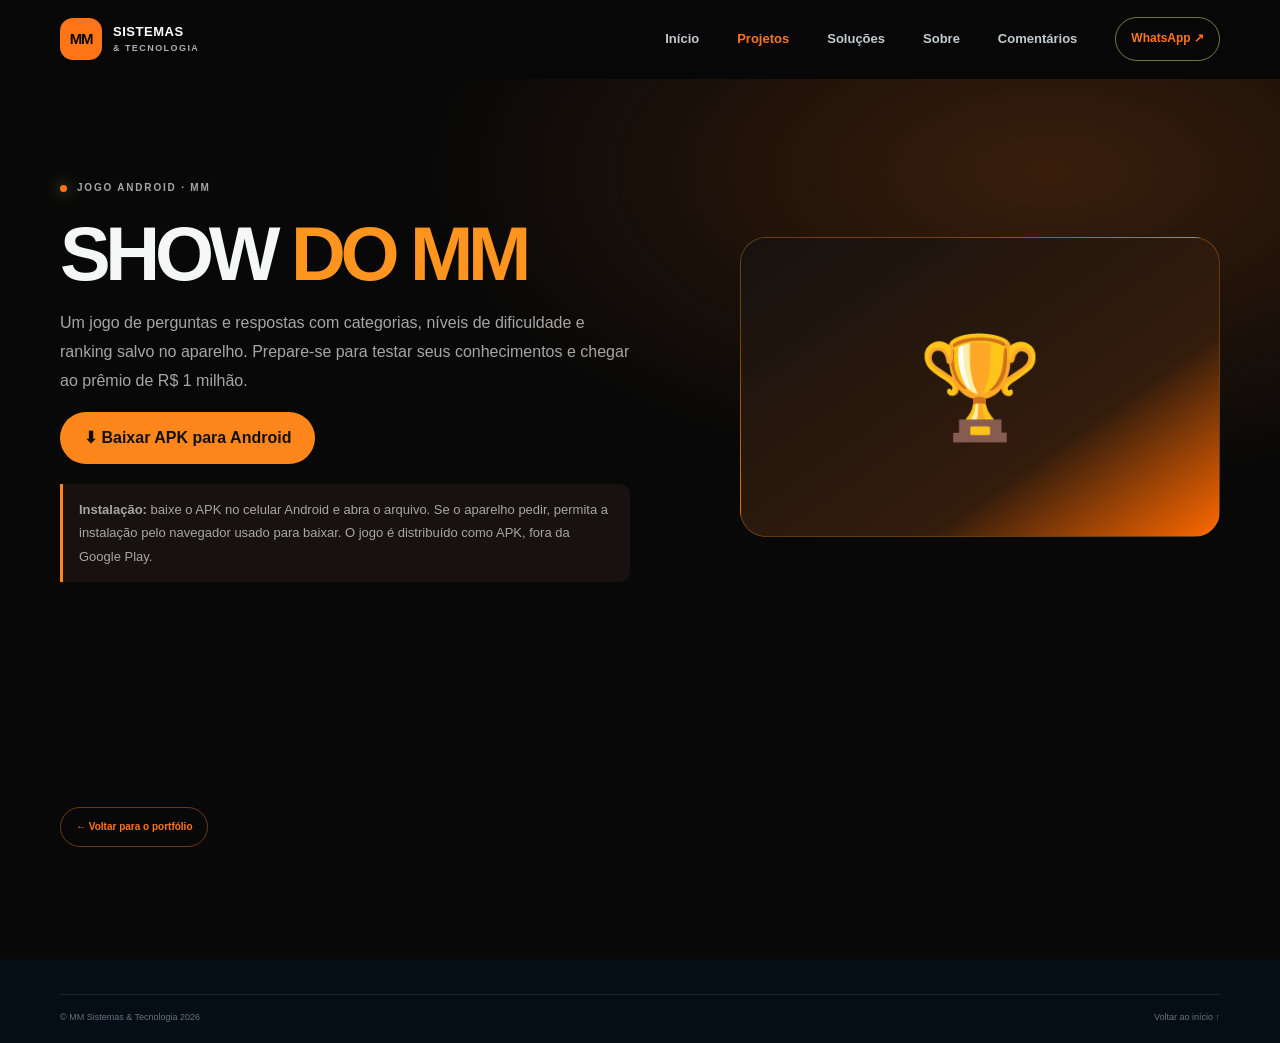
<file: show-do-mm.html>
<!doctype html><html lang="pt-BR"><head><meta charset="utf-8"><meta name="viewport" content="width=device-width,initial-scale=1"><meta name="theme-color" content="#080808"><meta name="description" content="Baixe o jogo Show do MM para Android."><link rel="stylesheet" href="style.css"><title>Show do MM | MM Sistemas &amp; Tecnologia</title><style>.game-hero{padding:clamp(48px,9vw,100px) 0;background:radial-gradient(ellipse at 82% 15%,rgba(255,117,24,.2),transparent 42%),#080808}.game-layout{display:grid;grid-template-columns:1fr .8fr;align-items:center;gap:clamp(30px,7vw,80px)}.game-mark{display:grid;place-items:center;min-height:300px;border:1px solid rgba(255,148,31,.3);border-radius:26px;background:linear-gradient(145deg,#17120f,#331c0c 68%,#ff6900);font-size:100px}.game-copy h1{margin:0 0 18px;font-size:clamp(42px,7vw,76px);line-height:.98;letter-spacing:-.07em}.game-copy h1 span{color:#ff941f}.game-copy p{max-width:570px;color:#a6a6a6;line-height:1.8}.game-download{display:inline-flex;align-items:center;justify-content:center;min-height:52px;padding:0 24px;border-radius:999px;background:#ff861b;color:#111;font-weight:850;text-decoration:none}.game-note{margin-top:20px;padding:14px 16px;border-left:3px solid #ff861b;border-radius:0 10px 10px 0;background:#17120f;color:#c8c3be;font-size:13px;line-height:1.7}@media(max-width:760px){.game-layout{grid-template-columns:1fr}.game-mark{min-height:200px;font-size:74px}}</style></head><body><a class="skip-link" href="#conteudo">Pular para o conteúdo</a><header class="site-header"><div class="container header-inner"><a class="brand" href="index.html" aria-label="MM Sistemas & Tecnologia — início"><span class="brand-mark">MM</span><span class="brand-name">Sistemas <span>&amp; Tecnologia</span></span></a><button class="menu-toggle" type="button" aria-label="Abrir menu" aria-expanded="false" aria-controls="site-nav"><span></span><span></span></button><nav class="site-nav" id="site-nav" aria-label="Navegação principal"><a href="index.html">Início</a><a class="nav-current" href="projetos.html">Projetos</a><a href="solucoes.html">Soluções</a><a href="sobre.html">Sobre</a><a href="comentarios.html">Comentários</a><a class="nav-cta" href="https://wa.me/5519981123401">WhatsApp ↗</a></nav></div></header><main id="conteudo"><section class="game-hero"><div class="container game-layout"><div class="game-copy"><p class="eyebrow"><span class="eyebrow-dot"></span> JOGO ANDROID · MM</p><h1>SHOW <span>DO MM</span></h1><p>Um jogo de perguntas e respostas com categorias, níveis de dificuldade e ranking salvo no aparelho. Prepare-se para testar seus conhecimentos e chegar ao prêmio de R$ 1 milhão.</p><a class="game-download" href="https://api.codemagic.io/artifacts/.[base64].CQ4LWAX5FAjtwPDduOkiEDn2woc" rel="noopener">⬇ Baixar APK para Android</a><p class="game-note"><strong>Instalação:</strong> baixe o APK no celular Android e abra o arquivo. Se o aparelho pedir, permita a instalação pelo navegador usado para baixar. O jogo é distribuído como APK, fora da Google Play.</p></div><div class="game-mark" aria-label="Símbolo de troféu do jogo">🏆</div></div></section><section class="section-pad"><div class="container"><a class="home-return" href="projetos.html">← Voltar para o portfólio</a></div></section></main><footer class="site-footer"><div class="container footer-bottom"><span>© MM Sistemas &amp; Tecnologia 2026</span><a href="index.html">Voltar ao início ↑</a></div></footer><script src="script.js" defer></script></body></html>
</file>
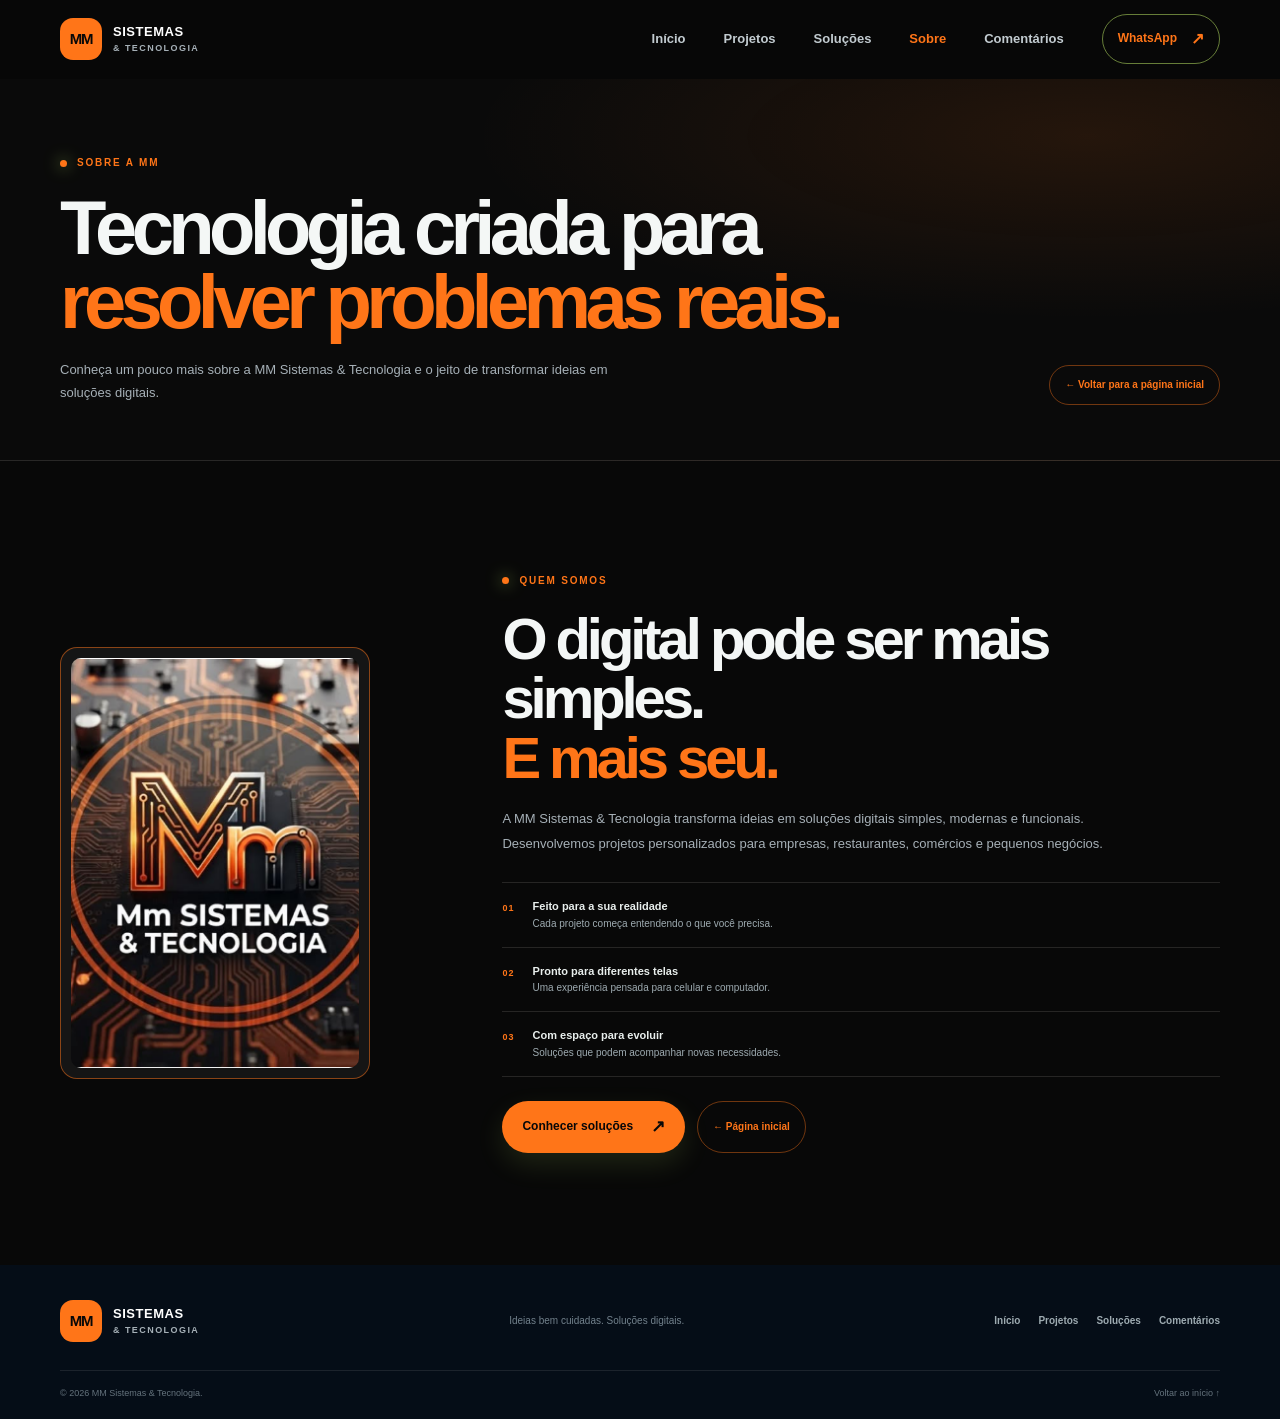
<file: sobre.html>
<!doctype html>
<html lang="pt-BR"><head><meta charset="utf-8"><meta name="viewport" content="width=device-width, initial-scale=1"><meta name="theme-color" content="#080808"><meta name="description" content="Saiba mais sobre a MM Sistemas & Tecnologia e suas soluções digitais."><link rel="stylesheet" href="style.css"><title>Sobre | MM Sistemas & Tecnologia</title></head>
<body><a class="skip-link" href="#conteudo">Pular para o conteúdo</a><header class="site-header"><div class="container header-inner"><a class="brand" href="index.html" aria-label="MM Sistemas & Tecnologia — início"><span class="brand-mark">MM</span><span class="brand-name">Sistemas <span>&amp; Tecnologia</span></span></a><button class="menu-toggle" type="button" aria-label="Abrir menu" aria-expanded="false" aria-controls="site-nav"><span></span><span></span></button><nav class="site-nav" id="site-nav" aria-label="Navegação principal"><a href="index.html">Início</a><a href="projetos.html">Projetos</a><a href="solucoes.html">Soluções</a><a class="nav-current" href="sobre.html">Sobre</a><a href="comentarios.html">Comentários</a><a class="nav-cta" data-whatsapp="contato" href="https://wa.me/5519981123401?text=Ol%C3%A1%21%20Conheci%20a%20MM%20Sistemas%20%26%20Tecnologia%20pelo%20site%20e%20gostaria%20de%20saber%20mais.">WhatsApp <span>↗</span></a></nav></div></header>
<main id="conteudo"><section class="page-hero"><div class="container page-hero-inner"><div><p class="eyebrow"><span class="eyebrow-dot"></span> SOBRE A MM</p><h1>Tecnologia criada para<br><span>resolver problemas reais.</span></h1><p>Conheça um pouco mais sobre a MM Sistemas &amp; Tecnologia e o jeito de transformar ideias em soluções digitais.</p></div><a class="home-return" href="index.html">← Voltar para a página inicial</a></div></section>
<section class="section-pad inner-section"><div class="container about-page-grid"><div class="about-page-logo reveal"><img src="logo-mm.png" alt="Logotipo da MM Sistemas & Tecnologia, em laranja e preto."></div><div class="about-copy reveal"><p class="eyebrow"><span class="eyebrow-dot"></span> QUEM SOMOS</p><h2>O digital pode ser mais simples.<br><span>E mais seu.</span></h2><p>A MM Sistemas &amp; Tecnologia transforma ideias em soluções digitais simples, modernas e funcionais. Desenvolvemos projetos personalizados para empresas, restaurantes, comércios e pequenos negócios.</p><div class="about-points"><div><span>01</span><p><b>Feito para a sua realidade</b><br>Cada projeto começa entendendo o que você precisa.</p></div><div><span>02</span><p><b>Pronto para diferentes telas</b><br>Uma experiência pensada para celular e computador.</p></div><div><span>03</span><p><b>Com espaço para evoluir</b><br>Soluções que podem acompanhar novas necessidades.</p></div></div><div class="page-action-row"><a class="button button-primary" href="solucoes.html">Conhecer soluções <span>↗</span></a><a class="home-return" href="index.html">← Página inicial</a></div></div></div></section></main>
<footer class="site-footer"><div class="container footer-main"><a class="brand footer-brand" href="index.html"><span class="brand-mark">MM</span><span class="brand-name">Sistemas <span>&amp; Tecnologia</span></span></a><p>Ideias bem cuidadas. Soluções digitais.</p><nav aria-label="Navegação do rodapé"><a href="index.html">Início</a><a href="projetos.html">Projetos</a><a href="solucoes.html">Soluções</a><a href="comentarios.html">Comentários</a></nav></div><div class="container footer-bottom"><span>© <span id="ano-atual"></span> MM Sistemas &amp; Tecnologia.</span><a href="index.html">Voltar ao início ↑</a></div></footer><script src="script.js" defer></script></body></html>
</file>
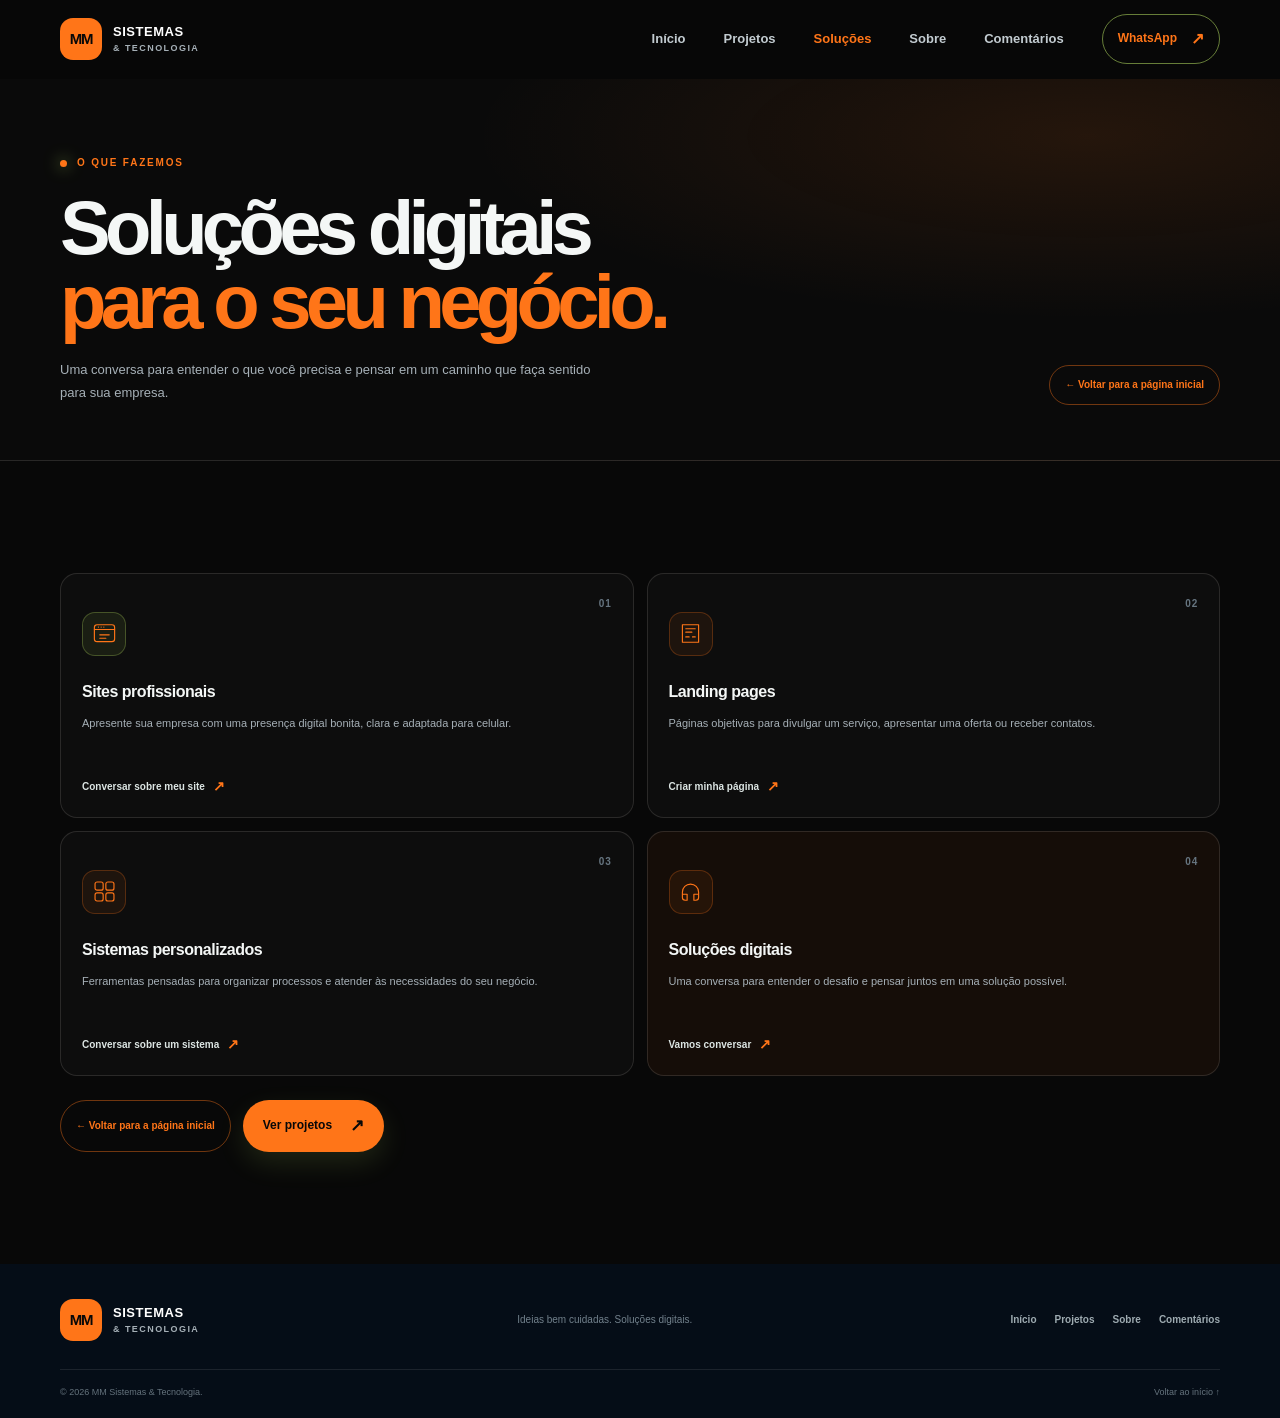
<file: solucoes.html>
<!doctype html>
<html lang="pt-BR"><head><meta charset="utf-8"><meta name="viewport" content="width=device-width, initial-scale=1"><meta name="theme-color" content="#080808"><meta name="description" content="Sites, landing pages, sistemas personalizados e soluções digitais para o seu negócio."><link rel="stylesheet" href="style.css"><title>Soluções | MM Sistemas & Tecnologia</title></head>
<body><a class="skip-link" href="#conteudo">Pular para o conteúdo</a><header class="site-header"><div class="container header-inner"><a class="brand" href="index.html" aria-label="MM Sistemas & Tecnologia — início"><span class="brand-mark">MM</span><span class="brand-name">Sistemas <span>&amp; Tecnologia</span></span></a><button class="menu-toggle" type="button" aria-label="Abrir menu" aria-expanded="false" aria-controls="site-nav"><span></span><span></span></button><nav class="site-nav" id="site-nav" aria-label="Navegação principal"><a href="index.html">Início</a><a href="projetos.html">Projetos</a><a class="nav-current" href="solucoes.html">Soluções</a><a href="sobre.html">Sobre</a><a href="comentarios.html">Comentários</a><a class="nav-cta" data-whatsapp="contato" href="https://wa.me/5519981123401?text=Ol%C3%A1%21%20Conheci%20a%20MM%20Sistemas%20%26%20Tecnologia%20pelo%20site%20e%20gostaria%20de%20saber%20mais.">WhatsApp <span>↗</span></a></nav></div></header>
<main id="conteudo"><section class="page-hero"><div class="container page-hero-inner"><div><p class="eyebrow"><span class="eyebrow-dot"></span> O QUE FAZEMOS</p><h1>Soluções digitais<br><span>para o seu negócio.</span></h1><p>Uma conversa para entender o que você precisa e pensar em um caminho que faça sentido para sua empresa.</p></div><a class="home-return" href="index.html">← Voltar para a página inicial</a></div></section>
<section class="section-pad inner-section"><div class="container solutions-page-grid">
<article class="service-card reveal"><span class="service-number">01</span><div class="service-icon icon-web" aria-hidden="true"><svg viewBox="0 0 40 40"><rect x="5" y="7" width="30" height="25" rx="4"></rect><path d="M5 14h30M11 10.5h.1M15 10.5h.1M19 10.5h.1M13 22h14M13 27h9"></path></svg></div><h3>Sites profissionais</h3><p>Apresente sua empresa com uma presença digital bonita, clara e adaptada para celular.</p><a data-whatsapp="orcamento" href="https://wa.me/5519981123401?text=Ol%C3%A1%21%20Conheci%20a%20MM%20Sistemas%20%26%20Tecnologia%20pelo%20site%20e%20gostaria%20de%20conversar%20sobre%20um%20projeto." class="card-arrow">Conversar sobre meu site <span>↗</span></a></article>
<article class="service-card reveal"><span class="service-number">02</span><div class="service-icon icon-landing" aria-hidden="true"><svg viewBox="0 0 40 40"><path d="M8 7h24v26H8zM13 13h14M13 18h9M13 25h5M23 25h4"></path></svg></div><h3>Landing pages</h3><p>Páginas objetivas para divulgar um serviço, apresentar uma oferta ou receber contatos.</p><a data-whatsapp="orcamento" href="https://wa.me/5519981123401?text=Ol%C3%A1%21%20Conheci%20a%20MM%20Sistemas%20%26%20Tecnologia%20pelo%20site%20e%20gostaria%20de%20conversar%20sobre%20um%20projeto." class="card-arrow">Criar minha página <span>↗</span></a></article>
<article class="service-card reveal"><span class="service-number">03</span><div class="service-icon icon-system" aria-hidden="true"><svg viewBox="0 0 40 40"><rect x="6" y="6" width="12" height="12" rx="3"></rect><rect x="22" y="6" width="12" height="12" rx="3"></rect><rect x="6" y="22" width="12" height="12" rx="3"></rect><rect x="22" y="22" width="12" height="12" rx="3"></rect></svg></div><h3>Sistemas personalizados</h3><p>Ferramentas pensadas para organizar processos e atender às necessidades do seu negócio.</p><a data-whatsapp="orcamento" href="https://wa.me/5519981123401?text=Ol%C3%A1%21%20Conheci%20a%20MM%20Sistemas%20%26%20Tecnologia%20pelo%20site%20e%20gostaria%20de%20conversar%20sobre%20um%20projeto." class="card-arrow">Conversar sobre um sistema <span>↗</span></a></article>
<article class="service-card service-card-accent reveal"><span class="service-number">04</span><div class="service-icon icon-support" aria-hidden="true"><svg viewBox="0 0 40 40"><path d="M8 21a12 12 0 0 1 24 0v8a4 4 0 0 1-4 4h-3v-9h7M8 21v8a4 4 0 0 0 4 4h3v-9H8"></path></svg></div><h3>Soluções digitais</h3><p>Uma conversa para entender o desafio e pensar juntos em uma solução possível.</p><a data-whatsapp="contato" href="https://wa.me/5519981123401?text=Ol%C3%A1%21%20Conheci%20a%20MM%20Sistemas%20%26%20Tecnologia%20pelo%20site%20e%20gostaria%20de%20saber%20mais." class="card-arrow">Vamos conversar <span>↗</span></a></article>
</div><div class="container page-action-row"><a class="home-return" href="index.html">← Voltar para a página inicial</a><a class="button button-primary" href="projetos.html">Ver projetos <span>↗</span></a></div></section></main>
<footer class="site-footer"><div class="container footer-main"><a class="brand footer-brand" href="index.html"><span class="brand-mark">MM</span><span class="brand-name">Sistemas <span>&amp; Tecnologia</span></span></a><p>Ideias bem cuidadas. Soluções digitais.</p><nav aria-label="Navegação do rodapé"><a href="index.html">Início</a><a href="projetos.html">Projetos</a><a href="sobre.html">Sobre</a><a href="comentarios.html">Comentários</a></nav></div><div class="container footer-bottom"><span>© <span id="ano-atual"></span> MM Sistemas &amp; Tecnologia.</span><a href="index.html">Voltar ao início ↑</a></div></footer><script src="script.js" defer></script></body></html>
</file>
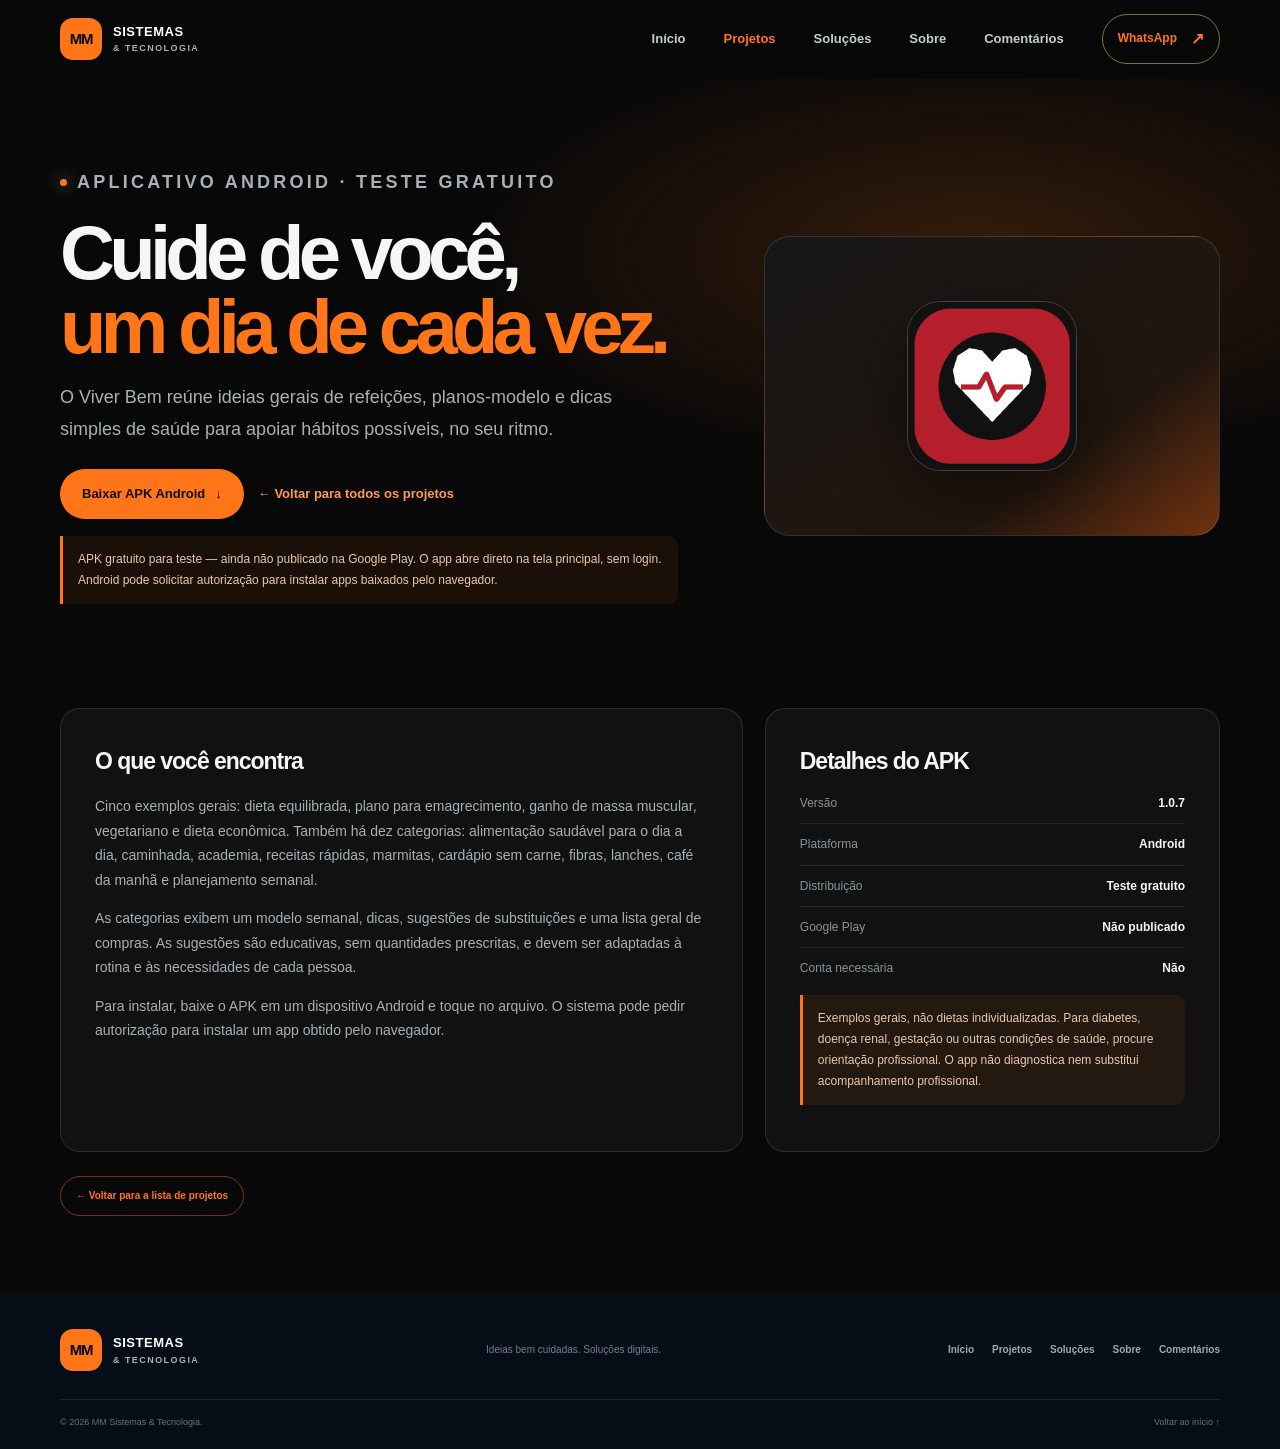
<file: viver-bem.html>
<!doctype html>
<html lang="pt-BR">
<head><meta charset="utf-8"><meta name="viewport" content="width=device-width, initial-scale=1"><meta name="theme-color" content="#080808"><meta name="description" content="Conheça o Viver Bem, app Android gratuito com ideias gerais de alimentação e bem-estar."><link rel="stylesheet" href="style.css"><title>Viver Bem | MM Sistemas &amp; Tecnologia</title>
<style>
.vb-hero{padding:clamp(44px,8vw,88px) 0 58px;background:radial-gradient(ellipse at 76% 30%,rgba(255,117,24,.18),transparent 38%),#080808}.vb-layout{display:grid;grid-template-columns:1.15fr .85fr;align-items:center;gap:clamp(32px,7vw,86px)}.vb-copy .eyebrow{margin-bottom:17px}.vb-copy h1{max-width:690px;margin:0 0 18px;font-size:clamp(42px,7vw,76px);font-weight:760;letter-spacing:-.075em;line-height:.98}.vb-copy h1 span{color:#ff7518}.vb-copy>p{max-width:620px;margin:0;color:#a6b0b7;font-size:clamp(15px,2vw,18px);line-height:1.75}.vb-art{display:grid;min-height:300px;place-items:center;border:1px solid rgba(255,255,255,.12);border-radius:26px;background:linear-gradient(145deg,#171717,#21160f 70%,#71310f)}.vb-art img{width:170px;height:170px;border:1px solid rgba(255,255,255,.18);border-radius:34px;box-shadow:0 22px 70px rgba(0,0,0,.48)}.vb-main{padding:46px 0 78px;background:#080808}.vb-details{display:grid;grid-template-columns:1.2fr .8fr;gap:22px}.vb-panel{padding:clamp(22px,4vw,34px);border:1px solid rgba(237,229,219,.13);border-radius:20px;background:#111}.vb-panel h2{margin:0 0 14px;font-size:23px;letter-spacing:-.045em}.vb-panel p,.vb-panel li{color:#a6b0b7;font-size:14px;line-height:1.75}.vb-panel ul{margin:10px 0 0;padding-left:20px}.vb-actions{display:flex;flex-wrap:wrap;align-items:center;gap:14px;margin-top:24px}.vb-download{display:inline-flex;min-height:50px;align-items:center;justify-content:center;gap:10px;padding:0 22px;border-radius:999px;background:#ff7518;color:#101010;font-size:13px;font-weight:850}.vb-back{color:#ff9a52;font-size:13px;font-weight:750}.vb-notice{margin-top:17px!important;padding:13px 15px;border-left:3px solid #ff7518;border-radius:0 10px 10px 0;background:rgba(255,117,24,.08);color:#e9c7ad!important;font-size:12px!important}.vb-meta{display:grid;gap:11px;margin:0}.vb-meta div{display:flex;justify-content:space-between;gap:16px;padding-bottom:10px;border-bottom:1px solid rgba(255,255,255,.09)}.vb-meta div:last-child{padding-bottom:0;border:0}.vb-meta dt{color:#87939b;font-size:12px}.vb-meta dd{margin:0;color:#f4f7f6;font-size:12px;font-weight:700;text-align:right}@media(max-width:760px){.vb-layout,.vb-details{grid-template-columns:1fr}.vb-art{min-height:220px}.vb-art img{width:145px;height:145px}}
</style></head>
<body><a class="skip-link" href="#conteudo">Pular para o conteúdo</a><header class="site-header"><div class="container header-inner"><a class="brand" href="index.html" aria-label="MM Sistemas &amp; Tecnologia — início"><span class="brand-mark">MM</span><span class="brand-name">Sistemas <span>&amp; Tecnologia</span></span></a><button class="menu-toggle" type="button" aria-label="Abrir menu" aria-expanded="false" aria-controls="site-nav"><span></span><span></span></button><nav class="site-nav" id="site-nav" aria-label="Navegação principal"><a href="index.html">Início</a><a class="nav-current" href="projetos.html">Projetos</a><a href="solucoes.html">Soluções</a><a href="sobre.html">Sobre</a><a href="comentarios.html">Comentários</a><a class="nav-cta" data-whatsapp="contato" href="https://wa.me/5519981123401?text=Ol%C3%A1%21%20Conheci%20a%20MM%20Sistemas%20%26%20Tecnologia%20pelo%20site%20e%20gostaria%20de%20saber%20mais.">WhatsApp <span>↗</span></a></nav></div></header>
<main id="conteudo"><section class="vb-hero"><div class="container vb-layout"><div class="vb-copy"><p class="eyebrow"><span class="eyebrow-dot"></span> APLICATIVO ANDROID · TESTE GRATUITO</p><h1>Cuide de você,<br><span>um dia de cada vez.</span></h1><p>O Viver Bem reúne ideias gerais de refeições, planos-modelo e dicas simples de saúde para apoiar hábitos possíveis, no seu ritmo.</p><div class="vb-actions"><a class="vb-download" href="https://expo.dev/artifacts/eas/WJeHJZiVgPuxaZOK1wmjYFEtVz25IvZ3PHmHQw0tukw.apk" target="_blank" rel="noopener noreferrer">Baixar APK Android <span>↓</span></a><a class="vb-back" href="projetos.html">← Voltar para todos os projetos</a></div><p class="vb-notice">APK gratuito para teste — ainda não publicado na Google Play. O app abre direto na tela principal, sem login. Android pode solicitar autorização para instalar apps baixados pelo navegador.</p></div><div class="vb-art"><img src="project-viver-bem.png" alt="Ícone do aplicativo Viver Bem"></div></div></section>
<section class="vb-main"><div class="container vb-details"><article class="vb-panel"><h2>O que você encontra</h2><p>Cinco exemplos gerais: dieta equilibrada, plano para emagrecimento, ganho de massa muscular, vegetariano e dieta econômica. Também há dez categorias: alimentação saudável para o dia a dia, caminhada, academia, receitas rápidas, marmitas, cardápio sem carne, fibras, lanches, café da manhã e planejamento semanal.</p><p>As categorias exibem um modelo semanal, dicas, sugestões de substituições e uma lista geral de compras. As sugestões são educativas, sem quantidades prescritas, e devem ser adaptadas à rotina e às necessidades de cada pessoa.</p><p>Para instalar, baixe o APK em um dispositivo Android e toque no arquivo. O sistema pode pedir autorização para instalar um app obtido pelo navegador.</p></article><aside class="vb-panel"><h2>Detalhes do APK</h2><dl class="vb-meta"><div><dt>Versão</dt><dd>1.0.7</dd></div><div><dt>Plataforma</dt><dd>Android</dd></div><div><dt>Distribuição</dt><dd>Teste gratuito</dd></div><div><dt>Google Play</dt><dd>Não publicado</dd></div><div><dt>Conta necessária</dt><dd>Não</dd></div></dl><p class="vb-notice">Exemplos gerais, não dietas individualizadas. Para diabetes, doença renal, gestação ou outras condições de saúde, procure orientação profissional. O app não diagnostica nem substitui acompanhamento profissional.</p></aside></div><div class="container" style="margin-top:24px"><a class="home-return" href="projetos.html">← Voltar para a lista de projetos</a></div></section></main>
<footer class="site-footer"><div class="container footer-main"><a class="brand footer-brand" href="index.html"><span class="brand-mark">MM</span><span class="brand-name">Sistemas <span>&amp; Tecnologia</span></span></a><p>Ideias bem cuidadas. Soluções digitais.</p><nav aria-label="Navegação do rodapé"><a href="index.html">Início</a><a href="projetos.html">Projetos</a><a href="solucoes.html">Soluções</a><a href="sobre.html">Sobre</a><a href="comentarios.html">Comentários</a></nav></div><div class="container footer-bottom"><span>© <span id="ano-atual"></span> MM Sistemas &amp; Tecnologia.</span><a href="index.html">Voltar ao início ↑</a></div></footer><script src="script.js" defer></script></body></html>
</file>
<file: style.css>
@charset "UTF-8";
:root {
  color-scheme: dark;
  --ink: #f4f7f6;
  --muted: #a6b0b7;
  --dim: #73818c;
  --night: #080808;
  --night-2: #111111;
  --panel: #191919;
  --line: rgba(237, 229, 219, .13);
  --lime: #ff7518;
  --cyan: #ffb35c;
  --blue: #ffa24a;
  --radius: 22px;
  --container: 1160px;
  --ease: cubic-bezier(.2, .7, .2, 1);
}

*, *::before, *::after { box-sizing: border-box; }
html { scroll-behavior: smooth; scroll-padding-top: 86px; }
body {
  margin: 0;
  background: var(--night);
  color: var(--ink);
  font-family: Inter, "Segoe UI", Roboto, Helvetica, Arial, sans-serif;
  font-size: 16px;
  line-height: 1.6;
  -webkit-font-smoothing: antialiased;
  text-rendering: optimizeLegibility;
}
body.menu-open { overflow: hidden; }
a { color: inherit; text-decoration: none; }
button { color: inherit; font: inherit; }
::selection { background: var(--lime); color: var(--night); }
.container { width: min(var(--container), calc(100% - 48px)); margin-inline: auto; }
.skip-link { position: fixed; top: 10px; left: 10px; z-index: 1000; padding: 10px 15px; border-radius: 8px; background: var(--lime); color: var(--night); transform: translateY(-160%); }
.skip-link:focus { transform: translateY(0); }

.site-header { position: sticky; z-index: 100; top: 0; border-bottom: 1px solid transparent; background: rgba(7, 17, 31, .82); backdrop-filter: blur(18px); transition: border-color .25s ease, background .25s ease; }
.site-header.scrolled { border-color: var(--line); background: rgba(7, 17, 31, .95); }
.header-inner { display: flex; min-height: 78px; align-items: center; justify-content: space-between; gap: 34px; }
.brand { display: inline-flex; align-items: center; gap: 11px; flex: 0 0 auto; }
.brand-mark { display: grid; width: 42px; height: 42px; place-items: center; border-radius: 13px; background: var(--lime); color: var(--night); font-size: 15px; font-weight: 900; letter-spacing: -.08em; }
.brand-name { color: #fff; font-size: 13px; font-weight: 800; letter-spacing: .04em; line-height: 1.2; text-transform: uppercase; }
.brand-name span { display: block; margin-top: 4px; color: var(--muted); font-size: 9px; font-weight: 600; letter-spacing: .16em; }
.site-nav { display: flex; align-items: center; gap: clamp(20px, 3vw, 38px); }
.site-nav > a:not(.nav-cta) { color: #c2cbd0; font-size: 13px; font-weight: 650; transition: color .2s ease; }
.site-nav > a:not(.nav-cta):hover, .site-nav > a:not(.nav-cta):focus-visible { color: var(--lime); }
.nav-cta { display: inline-flex; align-items: center; gap: 14px; padding: 11px 15px; border: 1px solid rgba(197, 243, 106, .5); border-radius: 999px; color: var(--lime); font-size: 12px; font-weight: 750; transition: background .2s ease, color .2s ease, transform .2s ease; }
.nav-cta span { font-size: 16px; }
.nav-cta:hover { transform: translateY(-2px); background: var(--lime); color: var(--night); }
.menu-toggle { display: none; }

.section-shell { position: relative; overflow: hidden; }
.hero { min-height: 680px; padding: 72px 0 24px; background: radial-gradient(ellipse at 78% 31%, rgba(63, 108, 120, .16), transparent 38%), linear-gradient(180deg, #081421 0%, #07111f 100%); }
.hero-grid { position: absolute; inset: 0; opacity: .18; pointer-events: none; background-image: linear-gradient(rgba(169, 207, 203, .09) 1px, transparent 1px), linear-gradient(90deg, rgba(169, 207, 203, .09) 1px, transparent 1px); background-size: 68px 68px; mask-image: linear-gradient(to bottom, black, transparent 90%); }
.hero-layout { position: relative; z-index: 1; display: grid; min-height: 545px; grid-template-columns: 1.04fr .96fr; align-items: center; gap: 36px; }
.hero-copy { max-width: 630px; padding: 28px 0 32px; }
.eyebrow { display: flex; align-items: center; gap: 10px; margin: 0 0 20px; color: var(--lime); font-size: 10px; font-weight: 800; letter-spacing: .18em; }
.eyebrow-dot { width: 7px; height: 7px; flex: 0 0 auto; border-radius: 50%; background: var(--lime); box-shadow: 0 0 16px rgba(197, 243, 106, .75); }
h1, h2, h3, p { margin-top: 0; }
.hero h1 { max-width: 700px; margin: 0; font-size: clamp(48px, 6.15vw, 78px); font-weight: 750; letter-spacing: -.075em; line-height: .99; }
.hero h1 span { color: var(--lime); }
.hero-lead { max-width: 545px; margin: 25px 0 29px; color: #bac5ca; font-size: 16px; line-height: 1.8; }
.hero-actions { display: flex; align-items: center; flex-wrap: wrap; gap: 22px; }
.button { display: inline-flex; min-height: 52px; align-items: center; justify-content: center; gap: 18px; padding: 0 19px; border: 1px solid transparent; border-radius: 999px; font-size: 12px; font-weight: 800; transition: transform .2s ease, box-shadow .2s ease, background .2s ease; }
.button:hover { transform: translateY(-3px); }
.button span { font-size: 17px; }
.button-primary { background: var(--lime); color: var(--night); box-shadow: 0 11px 28px rgba(197, 243, 106, .12); }
.button-primary:hover { box-shadow: 0 14px 34px rgba(197, 243, 106, .22); }
.text-link { display: inline-flex; align-items: center; gap: 12px; color: #dae0df; font-size: 12px; font-weight: 700; }
.text-link span { color: var(--lime); font-size: 17px; transition: transform .2s ease; }
.text-link:hover span { transform: translateY(3px); }
.hero-note { display: flex; align-items: center; gap: 10px; margin-top: 42px; color: var(--dim); font-size: 11px; }
.note-line { width: 28px; height: 1px; background: var(--lime); }

.hero-art { position: relative; min-height: 450px; isolation: isolate; }
.art-orbit { position: absolute; z-index: -1; border: 1px solid rgba(114, 222, 210, .13); border-radius: 50%; transform: rotate(-21deg); }
.orbit-one { width: 440px; height: 220px; top: 100px; left: 50px; }
.orbit-two { width: 430px; height: 270px; top: 75px; left: 55px; transform: rotate(31deg); }
.art-window { position: absolute; top: 89px; left: 50%; width: min(390px, 82%); overflow: hidden; border: 1px solid rgba(230, 247, 240, .2); border-radius: 19px; background: #101e2b; box-shadow: 0 30px 90px rgba(0, 0, 0, .42); transform: translateX(-50%) rotate(-3deg); }
.window-bar { display: flex; height: 39px; align-items: center; gap: 6px; padding: 0 13px; border-bottom: 1px solid rgba(255, 255, 255, .09); color: #90a1aa; }
.window-bar > span { width: 6px; height: 6px; border-radius: 50%; background: #53616b; }
.window-bar > span:first-child { background: #ee7c79; }.window-bar > span:nth-child(2) { background: #e4c45f; }.window-bar > span:nth-child(3) { background: #83c987; }
.window-bar i { margin-left: auto; font-size: 9px; font-style: normal; letter-spacing: .05em; }
.window-content { position: relative; min-height: 278px; padding: 27px 26px 21px; background: radial-gradient(circle at 100% 100%, rgba(114, 222, 210, .16), transparent 42%), linear-gradient(135deg, #13263a, #0d1928); }
.window-brand { color: #94a5ae; font-size: 8px; font-weight: 800; letter-spacing: .13em; }
.window-brand span { display: inline-grid; width: 22px; height: 22px; margin-right: 6px; place-items: center; border-radius: 7px; background: var(--lime); color: var(--night); font-size: 8px; letter-spacing: -.1em; }
.window-rule { width: 100%; height: 1px; margin: 14px 0 24px; background: rgba(255, 255, 255, .12); }
.window-label { margin-bottom: 8px; color: var(--lime); font-size: 8px; font-weight: 800; letter-spacing: .18em; }
.window-headline { margin: 0; color: #fff; font-size: clamp(29px, 4vw, 42px); font-weight: 750; letter-spacing: -.06em; line-height: 1.02; }
.window-headline em { color: var(--cyan); font-style: normal; }
.window-bottom { display: flex; align-items: center; justify-content: space-between; margin-top: 29px; padding-top: 13px; border-top: 1px solid rgba(255, 255, 255, .12); color: #a7b5bb; font-size: 8px; }
.window-bottom b { color: var(--lime); font-size: 15px; }
.art-card { position: absolute; display: flex; flex-direction: column; justify-content: space-between; width: 145px; min-height: 126px; padding: 14px; border-radius: 16px; box-shadow: 0 18px 44px rgba(0, 0, 0, .25); }
.art-card-lime { top: 29px; right: 5px; background: var(--lime); color: var(--night); transform: rotate(7deg); }
.art-card-blue { bottom: 34px; left: 7px; background: #b3c7ff; color: #112038; transform: rotate(5deg); }
.art-card-label { font-size: 8px; font-weight: 850; letter-spacing: .16em; }
.art-card-symbol { position: absolute; top: 24px; right: 13px; font-size: 29px; line-height: 1; }
.art-card strong { font-size: 16px; letter-spacing: -.04em; line-height: 1.14; }
.art-sticker { position: absolute; display: flex; align-items: center; gap: 8px; padding: 10px 13px; border: 1px solid rgba(218, 235, 235, .18); border-radius: 999px; background: rgba(7, 17, 31, .84); color: #dae3e3; box-shadow: 0 12px 34px rgba(0, 0, 0, .2); font-size: 8px; font-weight: 800; letter-spacing: .12em; }
.sticker-top { top: 72px; left: 8px; transform: rotate(-5deg); }.sticker-icon { color: var(--lime); font-size: 16px; }.sticker-bottom { right: 6px; bottom: 42px; transform: rotate(-3deg); }
.pulse-dot { width: 7px; height: 7px; border-radius: 50%; background: var(--cyan); box-shadow: 0 0 13px var(--cyan); }
.hero-bottom { position: relative; z-index: 1; display: flex; align-items: center; gap: 20px; padding-top: 22px; border-top: 1px solid var(--line); color: var(--dim); font-size: 9px; font-weight: 750; letter-spacing: .13em; }
.hero-bottom-line { width: 1px; height: 15px; background: rgba(255, 255, 255, .2); }
.hero-bottom a { margin-left: auto; color: #c6d0d2; font-size: 10px; font-weight: 600; letter-spacing: 0; }.hero-bottom a span { margin-left: 8px; color: var(--lime); font-size: 15px; }

.section-pad { padding: 112px 0; }
.services { background: #0b1725; }
.section-heading { margin-bottom: 48px; }
.section-heading .eyebrow { margin-bottom: 17px; }
.heading-row { display: flex; align-items: end; justify-content: space-between; gap: 40px; }
.heading-row h2, .about-copy h2 { margin: 0; font-size: clamp(37px, 5vw, 58px); font-weight: 730; letter-spacing: -.07em; line-height: 1.03; }
.heading-row h2 span, .about-copy h2 span { color: var(--lime); }
.heading-row > p { max-width: 300px; margin: 0 0 4px; color: var(--muted); font-size: 13px; line-height: 1.8; }
.service-grid { display: grid; grid-template-columns: repeat(4, 1fr); gap: 13px; }
.service-card { position: relative; display: flex; min-height: 290px; flex-direction: column; align-items: flex-start; padding: 24px 21px 19px; border: 1px solid var(--line); border-radius: 17px; background: rgba(255, 255, 255, .025); transition: transform .25s var(--ease), border-color .25s ease, background .25s ease; }
.service-card:hover { transform: translateY(-6px); border-color: rgba(197, 243, 106, .36); background: rgba(255, 255, 255, .045); }
.service-card-accent { background: rgba(197, 243, 106, .06); }
.service-number { position: absolute; top: 22px; right: 21px; color: #667580; font-size: 10px; font-weight: 750; letter-spacing: .08em; }
.service-icon { display: grid; width: 44px; height: 44px; margin: 14px 0 23px; place-items: center; border: 1px solid rgba(197, 243, 106, .25); border-radius: 13px; background: rgba(197, 243, 106, .07); }
.service-icon svg { width: 27px; height: 27px; fill: none; stroke: var(--lime); stroke-linecap: round; stroke-linejoin: round; stroke-width: 1.7; }
.icon-landing { border-color: rgba(114, 222, 210, .28); background: rgba(114, 222, 210, .08); }.icon-landing svg { stroke: var(--cyan); }
.icon-system { border-color: rgba(147, 182, 255, .28); background: rgba(147, 182, 255, .08); }.icon-system svg { stroke: var(--blue); }
.icon-support { border-color: rgba(239, 176, 131, .28); background: rgba(239, 176, 131, .08); }.icon-support svg { stroke: #efb083; }
.service-card h3 { margin: 0 0 10px; font-size: 16px; letter-spacing: -.03em; }
.service-card p { margin: 0 0 20px; color: var(--muted); font-size: 11px; line-height: 1.75; }
.card-arrow { display: inline-flex; align-items: center; gap: 8px; margin-top: auto; color: #dce5e3; font-size: 10px; font-weight: 750; }.card-arrow span { color: var(--lime); font-size: 14px; transition: transform .2s ease; }.card-arrow:hover span { transform: translate(3px, -3px); }

.portfolio { background: var(--night); }
.portfolio-tools { display: flex; align-items: center; justify-content: space-between; gap: 20px; margin: 0 0 20px; padding: 16px 0; border-top: 1px solid var(--line); border-bottom: 1px solid var(--line); }
.portfolio-tools > p { margin: 0; color: #93a0a8; font-size: 9px; font-weight: 800; letter-spacing: .16em; }.portfolio-tools > p span { margin: 0 8px; color: var(--lime); }.portfolio-tools > p b { color: var(--lime); }
.filter-list { display: flex; flex-wrap: wrap; gap: 6px; }
.filter-button { padding: 8px 14px; border: 1px solid transparent; border-radius: 999px; background: transparent; color: var(--muted); cursor: pointer; font-size: 10px; font-weight: 750; transition: color .2s ease, border-color .2s ease, background .2s ease; }
.filter-button:hover { color: #fff; }.filter-button.is-active { border-color: rgba(255, 117, 24, .38); background: rgba(255, 117, 24, .1); color: var(--lime); }
.project-grid { display: grid; grid-template-columns: repeat(3, minmax(0, 1fr)); gap: 23px 17px; }
.project-card { min-width: 0; transition: opacity .2s ease, transform .2s ease; }.project-card.is-hidden { display: none; }
.project-visual { position: relative; display: flex; min-height: 214px; overflow: hidden; flex-direction: column; justify-content: space-between; padding: 17px; border: 1px solid rgba(235, 246, 239, .1); border-radius: 15px; background: #15110e; isolation: isolate; transition: transform .28s var(--ease), border-color .25s ease; }
.project-photo { position: absolute; z-index: -2; inset: 0; width: 100%; height: 100%; object-fit: cover; }
.project-visual::before, .project-visual::after { position: absolute; z-index: -1; content: ""; pointer-events: none; }
.project-visual::before { inset: 0; border-radius: inherit; background: linear-gradient(90deg, rgba(0,0,0,.82) 0%, rgba(0,0,0,.56) 52%, rgba(0,0,0,.16) 100%); }
.project-visual::after { display: none; }
.project-visual:hover { transform: translateY(-4px); border-color: rgba(255, 117, 24, .65); }
.visual-index, .visual-kicker, .visual-visit { position: relative; z-index: 1; font-size: 8px; font-weight: 800; letter-spacing: .14em; }
.visual-index { color: rgba(255, 255, 255, .58); }.visual-kicker { color: rgba(255, 255, 255, .8); }
.visual-title { position: relative; z-index: 1; max-width: 82%; font-size: clamp(26px, 3vw, 34px); font-weight: 750; letter-spacing: -.07em; line-height: .98; }
.visual-shape { position: absolute; top: 46px; right: 22px; color: rgba(255, 255, 255, .25); font-size: 76px; font-weight: 300; line-height: 1; }
.visual-visit { color: rgba(255, 255, 255, .76); font-size: 7px; }
.visual-food, .visual-bakery, .visual-tech, .visual-photo, .visual-climate, .visual-market, .visual-butcher, .visual-fashion, .visual-pet, .visual-dental, .visual-notes { background: linear-gradient(135deg,#17110d,#4f2814 65%,#a64b13); }
.visual-domjuan { background: linear-gradient(135deg,#111,#35190c 58%,#ff7518); }
.visual-app { background: linear-gradient(135deg, #111, #2a1b10 62%, #d86614); }
.project-app-icon { position: absolute; z-index: 1; top: 18px; right: 18px; width: 66px; height: 66px; border: 1px solid rgba(255,255,255,.24); border-radius: 16px; object-fit: cover; box-shadow: 0 8px 28px rgba(0,0,0,.4); }
.project-actions { display: flex; flex: 0 0 auto; align-items: center; gap: 7px; }
.project-actions a { display: inline-flex; min-height: 32px; align-items: center; gap: 4px; padding: 0 10px; border: 1px solid var(--line); border-radius: 999px; color: var(--lime); font-size: 9px; font-weight: 800; transition: color .2s ease, background .2s ease, border-color .2s ease; }
.project-actions a:hover { border-color: var(--lime); background: var(--lime); color: var(--night); }
.project-info { display: flex; align-items: center; justify-content: space-between; gap: 14px; padding: 14px 2px 3px; }
.project-type { display: block; margin-bottom: 5px; color: #8e9ca4; font-size: 8px; font-weight: 800; letter-spacing: .14em; }
.project-info h3 { margin: 0; color: #eff3f1; font-size: 13px; font-weight: 700; letter-spacing: -.025em; line-height: 1.35; }
.project-info > a { display: grid; width: 34px; height: 34px; flex: 0 0 auto; place-items: center; border: 1px solid var(--line); border-radius: 50%; color: var(--lime); font-size: 15px; transition: color .2s ease, background .2s ease, transform .2s ease; }
.project-info > a:hover { transform: rotate(45deg); background: var(--lime); color: var(--night); }
.portfolio-note { margin: 36px 0 0; color: var(--muted); text-align: center; font-size: 12px; }.portfolio-note a { color: var(--lime); font-weight: 750; }.portfolio-note a span { margin-left: 5px; }

.about { background: #0b1725; }
.about-layout { display: grid; grid-template-columns: .8fr 1.2fr; align-items: center; gap: clamp(55px, 9vw, 125px); }
.about-mark { position: relative; display: flex; min-height: 350px; align-items: center; justify-content: center; overflow: hidden; border: 1px solid var(--line); border-radius: 22px; background: radial-gradient(circle at 50% 45%, rgba(197, 243, 106, .12), transparent 53%), linear-gradient(145deg, #122235, #0a1624); }
.about-mark::before, .about-mark::after { position: absolute; width: 240px; height: 240px; border: 1px solid rgba(197, 243, 106, .18); border-radius: 50%; content: ""; }.about-mark::after { width: 185px; height: 185px; border-color: rgba(114, 222, 210, .17); }
.about-mark > span { position: relative; z-index: 1; color: var(--lime); font-size: clamp(82px, 11vw, 132px); font-weight: 850; letter-spacing: -.14em; line-height: 1; }
.about-mark i { position: absolute; right: 18px; bottom: 18px; color: #81919a; font-size: 8px; font-style: normal; font-weight: 800; letter-spacing: .16em; line-height: 1.7; text-align: right; }
.about-mark b { position: absolute; top: 18px; left: 18px; color: var(--cyan); font-size: 22px; }
.about-copy > p:not(.eyebrow) { max-width: 610px; margin: 19px 0 26px; color: var(--muted); font-size: 13px; line-height: 1.9; }
.about-points { display: grid; gap: 0; border-top: 1px solid var(--line); }
.about-points > div { display: flex; gap: 18px; padding: 15px 0; border-bottom: 1px solid var(--line); }
.about-points > div > span { padding-top: 3px; color: var(--lime); font-size: 9px; font-weight: 800; letter-spacing: .12em; }
.about-points p { margin: 0; color: #9eabb1; font-size: 10px; line-height: 1.6; }.about-points b { color: #e9efed; font-size: 11px; }

.contact { padding-top: 90px; background: var(--night); }
.contact-panel { position: relative; display: grid; min-height: 365px; grid-template-columns: 1.1fr .9fr; overflow: hidden; border: 1px solid rgba(197, 243, 106, .26); border-radius: 23px; background: linear-gradient(110deg, #c5f36a 0%, #b8e86b 48%, #a4d66e 100%); color: var(--night); }
.contact-orb { position: absolute; border: 1px solid rgba(7, 17, 31, .12); border-radius: 50%; pointer-events: none; }.contact-orb-one { width: 400px; height: 400px; top: -240px; left: 35%; }.contact-orb-two { width: 300px; height: 300px; right: 12%; bottom: -242px; }
.contact-content, .contact-side { position: relative; z-index: 1; padding: clamp(30px, 5vw, 58px); }
.contact-content { display: flex; flex-direction: column; align-items: flex-start; justify-content: center; }.contact-content .eyebrow { color: #314119; }.contact-content .eyebrow-dot { background: #314119; box-shadow: none; }
.contact-content h2 { margin: 0; font-size: clamp(46px, 6vw, 70px); font-weight: 800; letter-spacing: -.08em; line-height: .95; }.contact-content h2 span { color: rgba(7, 17, 31, .62); }
.contact-content > p:not(.eyebrow) { max-width: 380px; margin: 18px 0 22px; color: #34451f; font-size: 12px; line-height: 1.8; }
.button-dark { min-height: 48px; background: var(--night); color: #f5f7f2; }.button-dark:hover { box-shadow: 0 12px 30px rgba(7, 17, 31, .2); }
.contact-side { display: flex; flex-direction: column; justify-content: center; gap: 11px; border-left: 1px solid rgba(7, 17, 31, .15); }
.contact-side-label { margin-bottom: 4px; color: #42532c; font-size: 9px; font-weight: 850; letter-spacing: .16em; }
.contact-link { display: flex; min-height: 70px; align-items: center; gap: 13px; padding: 12px; border: 1px solid rgba(7, 17, 31, .15); border-radius: 13px; background: rgba(255, 255, 255, .18); transition: transform .2s ease, background .2s ease; }.contact-link:hover { transform: translateX(4px); background: rgba(255, 255, 255, .34); }
.contact-icon { display: grid; width: 39px; height: 39px; flex: 0 0 auto; place-items: center; border-radius: 11px; background: var(--night); color: var(--lime); font-size: 20px; }.contact-icon-instagram { font-size: 24px; }
.contact-link > span:nth-child(2) { display: flex; min-width: 0; flex-direction: column; }.contact-link b { color: #172315; font-size: 12px; }.contact-link small { color: #435330; font-size: 10px; }.contact-link > i { margin-left: auto; color: #25351e; font-size: 17px; font-style: normal; }

.site-footer { padding: 35px 0 0; background: #050d17; }
.footer-main { display: flex; align-items: center; justify-content: space-between; gap: 24px; padding-bottom: 28px; }
.footer-main > p { margin: 0; color: #72818c; font-size: 10px; }
.footer-main nav { display: flex; flex-wrap: wrap; gap: 18px; }.footer-main nav a { color: #9eabb1; font-size: 10px; font-weight: 650; }.footer-main nav a:hover { color: var(--lime); }
.footer-bottom { display: flex; justify-content: space-between; gap: 18px; padding: 15px 0 19px; border-top: 1px solid rgba(255, 255, 255, .09); color: #65737d; font-size: 9px; }

.reveal { opacity: 0; transform: translateY(16px); transition: opacity .7s var(--ease), transform .7s var(--ease); }
.reveal.is-visible { opacity: 1; transform: translateY(0); }
:focus-visible { outline: 2px solid var(--lime); outline-offset: 4px; }

@media (max-width: 900px) {
  .hero { min-height: unset; padding-top: 60px; }
  .hero-layout { grid-template-columns: 1fr .86fr; gap: 18px; }
  .hero-art { min-height: 380px; }.art-window { top: 86px; width: 88%; }.window-content { min-height: 250px; padding: 21px 19px; }.art-card { width: 120px; min-height: 110px; }.art-card strong { font-size: 14px; }
  .service-grid { grid-template-columns: repeat(2, 1fr); }.service-card { min-height: 250px; }
  .project-grid { grid-template-columns: repeat(2, minmax(0, 1fr)); }
  .about-layout { gap: 45px; }.about-mark { min-height: 300px; }
}
@media (max-width: 680px) {
  html { scroll-padding-top: 72px; }
  .container { width: min(var(--container), calc(100% - 34px)); }
  .header-inner { min-height: 68px; }.brand-mark { width: 38px; height: 38px; border-radius: 11px; }.brand-name { font-size: 11px; }.brand-name span { font-size: 8px; }
  .menu-toggle { display: flex; width: 42px; height: 42px; flex-direction: column; align-items: center; justify-content: center; gap: 6px; border: 1px solid var(--line); border-radius: 12px; background: transparent; cursor: pointer; }.menu-toggle span { width: 17px; height: 1.5px; border-radius: 2px; background: #e9efed; transition: transform .2s ease; }.menu-toggle[aria-expanded="true"] span:first-child { transform: translateY(3.75px) rotate(45deg); }.menu-toggle[aria-expanded="true"] span:last-child { transform: translateY(-3.75px) rotate(-45deg); }
  .site-nav { position: absolute; top: calc(100% + 1px); right: 0; left: 0; display: none; align-items: stretch; gap: 0; padding: 9px 17px 18px; border-bottom: 1px solid var(--line); background: rgba(7, 17, 31, .98); box-shadow: 0 20px 25px rgba(0, 0, 0, .18); }.site-nav.is-open { display: flex; flex-direction: column; }.site-nav > a:not(.nav-cta) { padding: 13px 2px; border-bottom: 1px solid rgba(255, 255, 255, .07); }.site-nav .nav-cta { align-self: flex-start; margin-top: 14px; }
  .hero { padding: 53px 0 19px; }.hero-layout { display: flex; flex-direction: column; align-items: stretch; gap: 8px; }.hero-copy { padding: 12px 0 0; }.eyebrow { margin-bottom: 16px; font-size: 9px; }.hero h1 { max-width: 540px; font-size: clamp(46px, 13vw, 67px); }.hero-lead { margin: 20px 0 23px; font-size: 14px; }.hero-actions { align-items: flex-start; flex-direction: column; gap: 17px; }.button { min-height: 50px; padding-inline: 17px; font-size: 11px; }.hero-note { margin-top: 27px; font-size: 10px; }
  .hero-art { width: min(100%, 440px); min-height: 340px; align-self: center; margin-top: 2px; }.art-window { top: 65px; width: 79%; }.window-bar { height: 32px; }.window-content { min-height: 213px; padding: 17px 16px; }.window-headline { font-size: 32px; }.window-rule { margin: 10px 0 19px; }.window-bottom { margin-top: 20px; }.art-card { width: 104px; min-height: 100px; padding: 11px; border-radius: 13px; }.art-card strong { font-size: 12px; }.art-card-symbol { top: 20px; right: 10px; font-size: 22px; }.art-card-lime { top: 21px; right: 0; }.art-card-blue { bottom: 20px; left: 0; }.sticker-top { top: 52px; left: 0; }.sticker-bottom { right: -3px; bottom: 27px; font-size: 7px; }.art-orbit { display: none; }
  .hero-bottom { gap: 11px; font-size: 7px; letter-spacing: .08em; }.hero-bottom a { font-size: 9px; }.hero-bottom-line { height: 12px; }
  .section-pad { padding: 76px 0; }.section-heading { margin-bottom: 31px; }.heading-row { align-items: flex-start; flex-direction: column; gap: 14px; }.heading-row h2, .about-copy h2 { font-size: clamp(36px, 10vw, 49px); }.heading-row > p { max-width: 420px; font-size: 12px; }
  .service-grid { grid-template-columns: 1fr; gap: 10px; }.service-card { min-height: 0; padding: 20px; }.service-icon { margin-top: 7px; margin-bottom: 18px; }.service-card p { max-width: 440px; margin-bottom: 15px; }.service-number { top: 20px; right: 20px; }
  .portfolio-tools { align-items: flex-start; flex-direction: column; gap: 12px; }.filter-list { gap: 4px; }.filter-button { padding: 7px 12px; }.project-grid { grid-template-columns: 1fr; gap: 20px; }.project-visual { min-height: 220px; }.visual-title { font-size: 34px; }.project-info h3 { font-size: 13px; }
  .about-layout { grid-template-columns: 1fr; gap: 31px; }.about-mark { min-height: 235px; }.about-mark > span { font-size: 98px; }.about-copy > p:not(.eyebrow) { font-size: 12px; }
  .contact { padding-top: 60px; }.contact-panel { grid-template-columns: 1fr; border-radius: 18px; }.contact-content, .contact-side { padding: 28px 23px; }.contact-content h2 { font-size: 56px; }.contact-content > p:not(.eyebrow) { font-size: 11px; }.contact-side { border-top: 1px solid rgba(7, 17, 31, .15); border-left: 0; }.contact-link { min-height: 64px; }
  .footer-main { align-items: flex-start; flex-direction: column; gap: 17px; }.footer-main nav { gap: 15px; }.footer-bottom { align-items: flex-start; flex-direction: column; gap: 5px; font-size: 8px; }
}
@media (prefers-reduced-motion: reduce) {
  html { scroll-behavior: auto; }
  *, *::before, *::after { scroll-behavior: auto !important; animation-duration: .01ms !important; animation-iteration-count: 1 !important; transition-duration: .01ms !important; }
  .reveal { opacity: 1; transform: none; }
}

/* Identidade visual laranja e preto, com a foto do logo na abertura. */
.site-header { background: rgba(8, 8, 8, .86); }
.site-header.scrolled { background: rgba(8, 8, 8, .96); }
.hero { background: radial-gradient(ellipse at 78% 31%, rgba(255, 117, 24, .13), transparent 39%), linear-gradient(180deg, #111 0%, #080808 100%); }
.hero-grid { opacity: .11; background-image: linear-gradient(rgba(255, 117, 24, .08) 1px, transparent 1px), linear-gradient(90deg, rgba(255, 117, 24, .08) 1px, transparent 1px); }
.services, .about { background: #111; }
.site-nav { background-color: rgba(8, 8, 8, .97); }
.service-card-accent { background: rgba(255, 117, 24, .055); }
.icon-landing, .icon-system, .icon-support { border-color: rgba(255, 117, 24, .26); background: rgba(255, 117, 24, .07); }
.icon-landing svg, .icon-system svg, .icon-support svg { stroke: var(--lime); }
.visual-food { background: linear-gradient(135deg, #23110a, #71310f 62%, #c55a17); }
.visual-bakery { background: linear-gradient(135deg, #21160f, #70411f 62%, #c57d3c); }
.visual-tech { background: linear-gradient(135deg, #171717, #4c2611 62%, #e0781b); }
.visual-photo { background: linear-gradient(135deg, #20130f, #63331c 62%, #bf7645); }
.visual-climate { background: linear-gradient(135deg, #181614, #673514 62%, #d97b2b); }
.visual-market { background: linear-gradient(135deg, #20150e, #6d3918 62%, #d9903c); }
.visual-butcher { background: linear-gradient(135deg, #21110e, #702b15 62%, #d76838); }
.visual-fashion { background: linear-gradient(135deg, #21130e, #713618 62%, #d98036); }
.visual-pet { background: linear-gradient(135deg, #1b1713, #653718 62%, #d28a49); }
.visual-dental { background: linear-gradient(135deg, #201713, #70441f 62%, #e3a45d); }
.visual-notes { background: linear-gradient(135deg, #1c140c, #68400f 62%, #d39a3c); }
.contact-panel { background: linear-gradient(115deg, #ff7518 0%, #ff8a2e 55%, #ec6510 100%); }
.contact-orb { border-color: rgba(8, 8, 8, .13); }
.contact-link { background: rgba(255, 255, 255, .16); }
.contact-link:hover { background: rgba(255, 255, 255, .3); }

.logo-photo-frame { position: relative; z-index: 2; width: min(330px, 72%); padding: 12px; border: 1px solid rgba(255, 117, 24, .68); border-radius: 20px; background: #111; box-shadow: 0 28px 80px rgba(0, 0, 0, .52), 0 0 42px rgba(255, 117, 24, .1); transform: rotate(2deg); }
.logo-photo-top, .logo-photo-bottom { display: flex; align-items: center; justify-content: space-between; gap: 12px; color: #c9c0b8; font-size: 7px; font-weight: 850; letter-spacing: .13em; }
.logo-photo-top { min-height: 24px; padding: 0 2px 9px; }
.logo-photo-top span:last-child { color: #7e756f; font-size: 6px; }
.logo-photo-frame img { display: block; width: 100%; aspect-ratio: 292 / 416; border-radius: 11px; object-fit: cover; }
.logo-photo-bottom { min-height: 29px; padding: 9px 2px 0; color: var(--lime); }
.photo-spark { font-size: 14px; }
.photo-badge { position: absolute; z-index: 3; display: flex; align-items: center; gap: 8px; padding: 11px 13px; border: 1px solid rgba(255, 117, 24, .55); border-radius: 13px; background: #111; box-shadow: 0 15px 38px rgba(0, 0, 0, .4); }
.photo-badge-top { top: 39px; right: -3px; transform: rotate(7deg); }
.photo-badge-top > span { display: grid; width: 31px; height: 31px; place-items: center; border-radius: 9px; background: var(--lime); color: #080808; font-size: 10px; font-weight: 900; letter-spacing: -.1em; }
.photo-badge-top b { color: #fff; font-size: 7px; letter-spacing: .1em; line-height: 1.5; }
.photo-badge-bottom { right: -13px; bottom: 48px; color: #eee5dd; font-size: 7px; font-weight: 850; letter-spacing: .12em; transform: rotate(-4deg); }
.photo-orbit { position: absolute; top: 50%; left: 50%; width: 440px; height: 440px; border: 1px solid rgba(255, 117, 24, .16); border-radius: 50%; transform: translate(-50%, -50%); }

@media (max-width: 900px) {
  .logo-photo-frame { width: min(300px, 74%); }
  .photo-orbit { width: 390px; height: 390px; }
}
@media (max-width: 680px) {
  .site-nav { background: rgba(8, 8, 8, .99); }
  .hero-art { min-height: 405px; }
  .logo-photo-frame { width: min(255px, 67%); padding: 9px; }
  .logo-photo-top { min-height: 20px; font-size: 6px; }
  .logo-photo-top span:last-child { font-size: 5px; }
  .logo-photo-bottom { min-height: 25px; font-size: 6px; }
  .photo-badge-top { top: 29px; right: 2px; }
  .photo-badge-bottom { right: 0; bottom: 21px; font-size: 6px; }
  .photo-orbit { width: 315px; height: 315px; }
}

/* Home com marca em destaque, atalhos em blocos e projetos logo abaixo. */
.hero-brand-title { max-width: 660px; font-size: clamp(48px, 5.8vw, 74px) !important; line-height: .98 !important; letter-spacing: -.075em; text-transform: uppercase; }
.hero-brand-title span { color: var(--lime) !important; }
.hero-home { padding-bottom: 54px; }
.hero-home .hero-layout { min-height: 565px; }
.hero-home .hero-note { margin-top: 30px; }
.quick-access { padding: 0 0 28px; background: #080808; }
.quick-grid { display: grid; grid-template-columns: repeat(5, minmax(0, 1fr)); gap: 11px; }
.quick-tile { position: relative; display: flex; min-height: 145px; flex-direction: column; align-items: flex-start; justify-content: flex-end; overflow: hidden; padding: 17px; border: 1px solid rgba(255, 255, 255, .12); border-radius: 15px; background: linear-gradient(145deg, #171717, #101010); transition: transform .22s ease, border-color .22s ease, background .22s ease; }
.quick-tile::after { position: absolute; top: -45px; right: -38px; width: 110px; height: 110px; border: 1px solid rgba(255, 117, 24, .16); border-radius: 50%; box-shadow: 0 0 0 15px rgba(255, 117, 24, .025), 0 0 0 32px rgba(255, 117, 24, .018); content: ""; }
.quick-tile:hover { transform: translateY(-4px); border-color: rgba(255, 117, 24, .52); background: #1b1714; }
.quick-tile-projects { border-color: var(--lime); background: var(--lime); color: #090909; }
.quick-tile-projects::after { border-color: rgba(8, 8, 8, .22); box-shadow: 0 0 0 15px rgba(8, 8, 8, .035), 0 0 0 32px rgba(8, 8, 8, .025); }
.quick-tile-projects:hover { background: #ff8a31; }
.quick-tile-comment { border-color: rgba(255, 117, 24, .33); }
.quick-icon { position: absolute; top: 15px; left: 17px; display: grid; width: 31px; height: 31px; place-items: center; border: 1px solid rgba(255, 117, 24, .3); border-radius: 10px; background: rgba(255, 117, 24, .09); color: var(--lime); font-size: 17px; }
.quick-tile-projects .quick-icon { border-color: rgba(8, 8, 8, .25); background: rgba(8, 8, 8, .09); color: #090909; }
.quick-label { margin-bottom: 5px; color: #958b82; font-size: 7px; font-weight: 850; letter-spacing: .13em; }
.quick-tile-projects .quick-label { color: rgba(8, 8, 8, .65); }
.quick-tile strong { position: relative; z-index: 1; font-size: 15px; letter-spacing: -.03em; }
.quick-arrow { position: absolute; right: 16px; bottom: 16px; color: var(--lime); font-size: 17px; }
.quick-tile-projects .quick-arrow { color: #090909; }

.comments { background: #111; }
.comments-layout { display: grid; grid-template-columns: 1fr .82fr; align-items: center; gap: clamp(40px, 8vw, 105px); }
.comments-copy h2 { margin: 0; font-size: clamp(37px, 4.5vw, 55px); font-weight: 750; letter-spacing: -.07em; line-height: 1.03; }
.comments-copy h2 span { color: var(--lime); }
.comments-copy > p:not(.eyebrow) { max-width: 520px; margin: 17px 0 0; color: var(--muted); font-size: 12px; line-height: 1.8; }
.comments-copy .comments-note { color: #817970; font-size: 10px; }
.comment-form { display: flex; flex-direction: column; padding: 24px; border: 1px solid var(--line); border-radius: 17px; background: #181818; }
.comment-form label { margin: 0 0 7px; color: #e8e1dc; font-size: 10px; font-weight: 750; }
.comment-form input, .comment-form textarea { width: 100%; margin: 0 0 16px; padding: 12px 13px; border: 1px solid rgba(255, 255, 255, .13); border-radius: 10px; outline: none; background: #101010; color: var(--ink); font: inherit; font-size: 11px; resize: vertical; }
.comment-form input:focus, .comment-form textarea:focus { border-color: var(--lime); box-shadow: 0 0 0 3px rgba(255, 117, 24, .12); }
.comment-form input::placeholder, .comment-form textarea::placeholder { color: #726d68; }
.comment-form .button { align-self: flex-start; border: 0; cursor: pointer; }
.form-hint { margin: 10px 0 0; color: #8d857e; font-size: 9px; line-height: 1.6; }

@media (max-width: 900px) {
  .hero-brand-title { font-size: clamp(46px, 6.5vw, 64px) !important; }
  .quick-grid { grid-template-columns: repeat(3, minmax(0, 1fr)); }
}
@media (max-width: 680px) {
  .hero-home .hero-layout { min-height: 0; }
  .hero-brand-title { font-size: clamp(39px, 11.5vw, 55px) !important; }
  .quick-grid { grid-template-columns: repeat(2, minmax(0, 1fr)); gap: 8px; }
  .quick-tile { min-height: 123px; padding: 14px; }
  .quick-icon { top: 12px; left: 13px; }
  .quick-label { font-size: 6px; }
  .quick-tile strong { font-size: 13px; }
  .comments-layout { grid-template-columns: 1fr; gap: 26px; }
  .comment-form { padding: 19px; }
}
.consent-option { display: flex; align-items: flex-start; gap: 9px; margin: 0 0 18px; color: #c0b7af !important; font-size: 9px !important; font-weight: 500 !important; line-height: 1.6; }
.comment-form .consent-option input { width: 15px; height: 15px; flex: 0 0 auto; margin: 2px 0 0; padding: 0; accent-color: var(--lime); }

.nav-current { color: var(--lime) !important; }
.quick-grid-six { grid-template-columns: repeat(6, minmax(0, 1fr)); }
.button-outline { border-color: rgba(255, 117, 24, .55); background: transparent; color: var(--lime); }
.button-outline:hover { background: rgba(255, 117, 24, .1); }
.home-projects { background: #111; }
.home-projects .heading-row { align-items: center; }
.home-project-grid { display: grid; grid-template-columns: 1.25fr 1fr 1fr; gap: 14px; }
.home-project-card { position: relative; display: flex; min-height: 235px; flex-direction: column; align-items: flex-start; justify-content: space-between; overflow: hidden; padding: 19px; border: 1px solid rgba(255,255,255,.12); border-radius: 16px; background: #111; isolation: isolate; transition: transform .22s ease,border-color .22s ease; }
.home-project-card:nth-child(2), .home-project-card:nth-child(3) { background: #111; }
.home-project-photo { position: absolute; z-index: -2; inset: 0; width: 100%; height: 100%; object-fit: cover; }
.home-project-card::before { position: absolute; z-index: -1; inset: 0; background: linear-gradient(90deg,rgba(0,0,0,.82),rgba(0,0,0,.52) 58%,rgba(0,0,0,.12)); content: ""; }
.home-project-card::after { position: absolute; z-index: 0; right: -28px; bottom: -86px; width: 200px; height: 200px; border: 1px solid rgba(255,255,255,.22); border-radius: 50%; box-shadow: 0 0 0 18px rgba(255,255,255,.025),0 0 0 38px rgba(255,255,255,.02); content: ""; pointer-events: none; }
.home-project-card:hover { transform: translateY(-4px); border-color: var(--lime); }
.home-project-card > *:not(.home-project-photo) { position: relative; z-index: 1; }
.home-project-card > span { color: rgba(255,255,255,.82); font-size: 8px; font-weight: 850; letter-spacing: .15em; }
.home-project-card strong { font-size: 25px; font-weight: 750; letter-spacing: -.06em; line-height: 1.03; text-shadow: 0 1px 12px rgba(0,0,0,.4); }
.home-project-card i { position: absolute; right: 18px; bottom: 16px; color: var(--lime); font-size: 19px; font-style: normal; }
.page-hero { padding: 76px 0 55px; border-bottom: 1px solid var(--line); background: radial-gradient(ellipse at 85% 15%,rgba(255,117,24,.11),transparent 40%),#0a0a0a; }
.page-hero-inner { display: flex; align-items: flex-end; justify-content: space-between; gap: 30px; }
.page-hero h1 { max-width: 800px; margin: 0; font-size: clamp(42px,6.3vw,76px); font-weight: 780; letter-spacing: -.075em; line-height: .98; }
.page-hero h1 span { color: var(--lime); }
.page-hero p:not(.eyebrow) { max-width: 560px; margin: 18px 0 0; color: var(--muted); font-size: 13px; line-height: 1.8; }
.home-return { display: inline-flex; align-items: center; gap: 8px; flex: 0 0 auto; padding: 11px 15px; border: 1px solid rgba(255,117,24,.42); border-radius: 999px; color: var(--lime); font-size: 10px; font-weight: 800; transition: background .2s ease; }
.home-return:hover { background: rgba(255,117,24,.1); }
.inner-section { background: var(--night); }
.about-page-grid { display: grid; grid-template-columns: .7fr 1.3fr; align-items: center; gap: 56px; }
.about-page-logo { width: min(100%,310px); padding: 10px; border: 1px solid rgba(255,117,24,.5); border-radius: 17px; background: #151515; }
.about-page-logo img { display: block; width: 100%; border-radius: 10px; }
.page-action-row { display: flex; flex-wrap: wrap; gap: 12px; margin-top: 24px; }
.solutions-page-grid { display: grid; grid-template-columns: repeat(2,minmax(0,1fr)); gap: 13px; }
.solutions-page-grid .service-card { min-height: 245px; }
.comments-page { background: #111; }
.projects-page .project-grid { margin-top: 0; }

@media (max-width: 900px) {
  .quick-grid-six { grid-template-columns: repeat(3, minmax(0,1fr)); }
  .home-project-grid { grid-template-columns: repeat(2,minmax(0,1fr)); }
  .home-project-card:first-child { grid-column: span 2; }
  .page-hero-inner { align-items: flex-start; flex-direction: column; }
  .about-page-grid { grid-template-columns: .8fr 1.2fr; gap: 30px; }
}
@media (max-width: 680px) {
  .quick-grid-six { grid-template-columns: repeat(2,minmax(0,1fr)); }
  .home-projects .heading-row { align-items: flex-start; }
  .home-project-grid { grid-template-columns: 1fr; }
  .home-project-card:first-child { grid-column: auto; }
  .home-project-card { min-height: 190px; }
  .page-hero { padding: 58px 0 39px; }
  .page-hero h1 { font-size: clamp(39px,11vw,56px); }
  .home-return { align-self: flex-start; }
  .about-page-grid { grid-template-columns: 1fr; }
  .about-page-logo { width: min(74%,280px); justify-self: center; }
  .solutions-page-grid { grid-template-columns: 1fr; }
}
</file>
